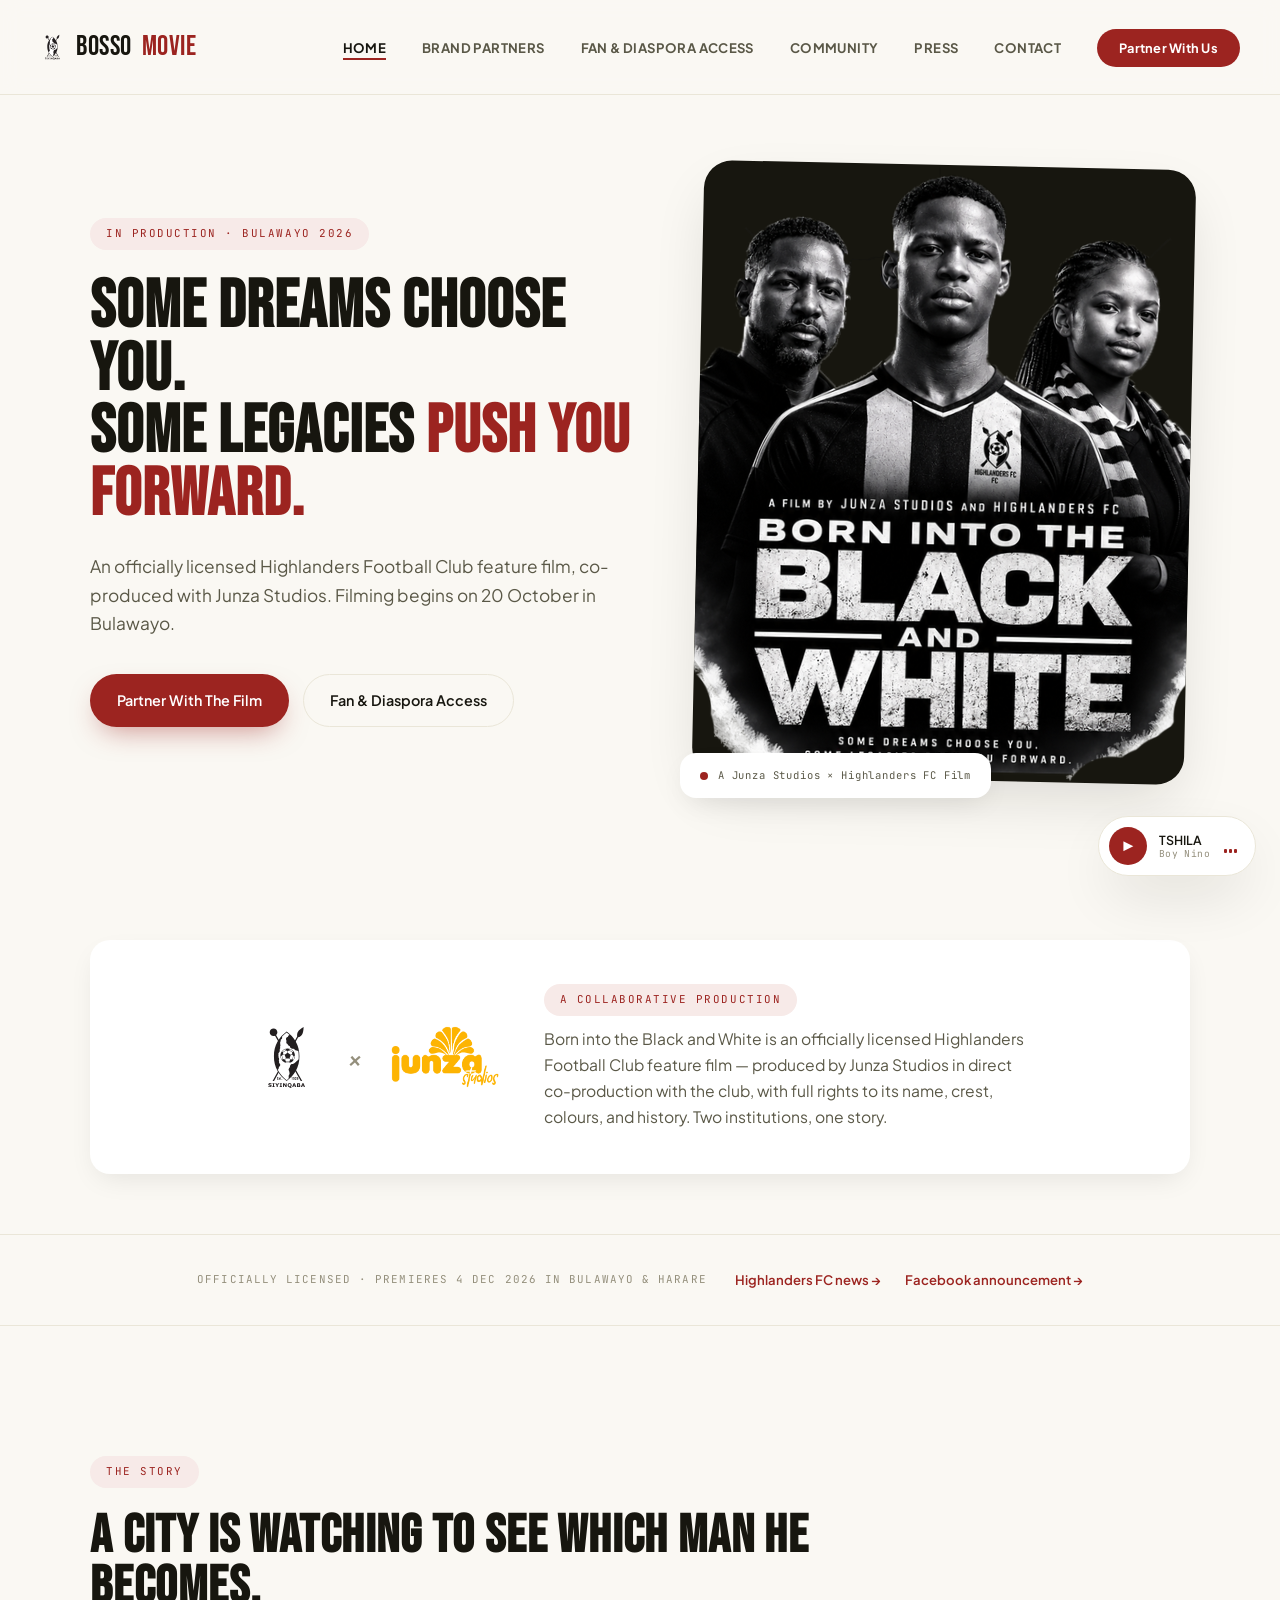
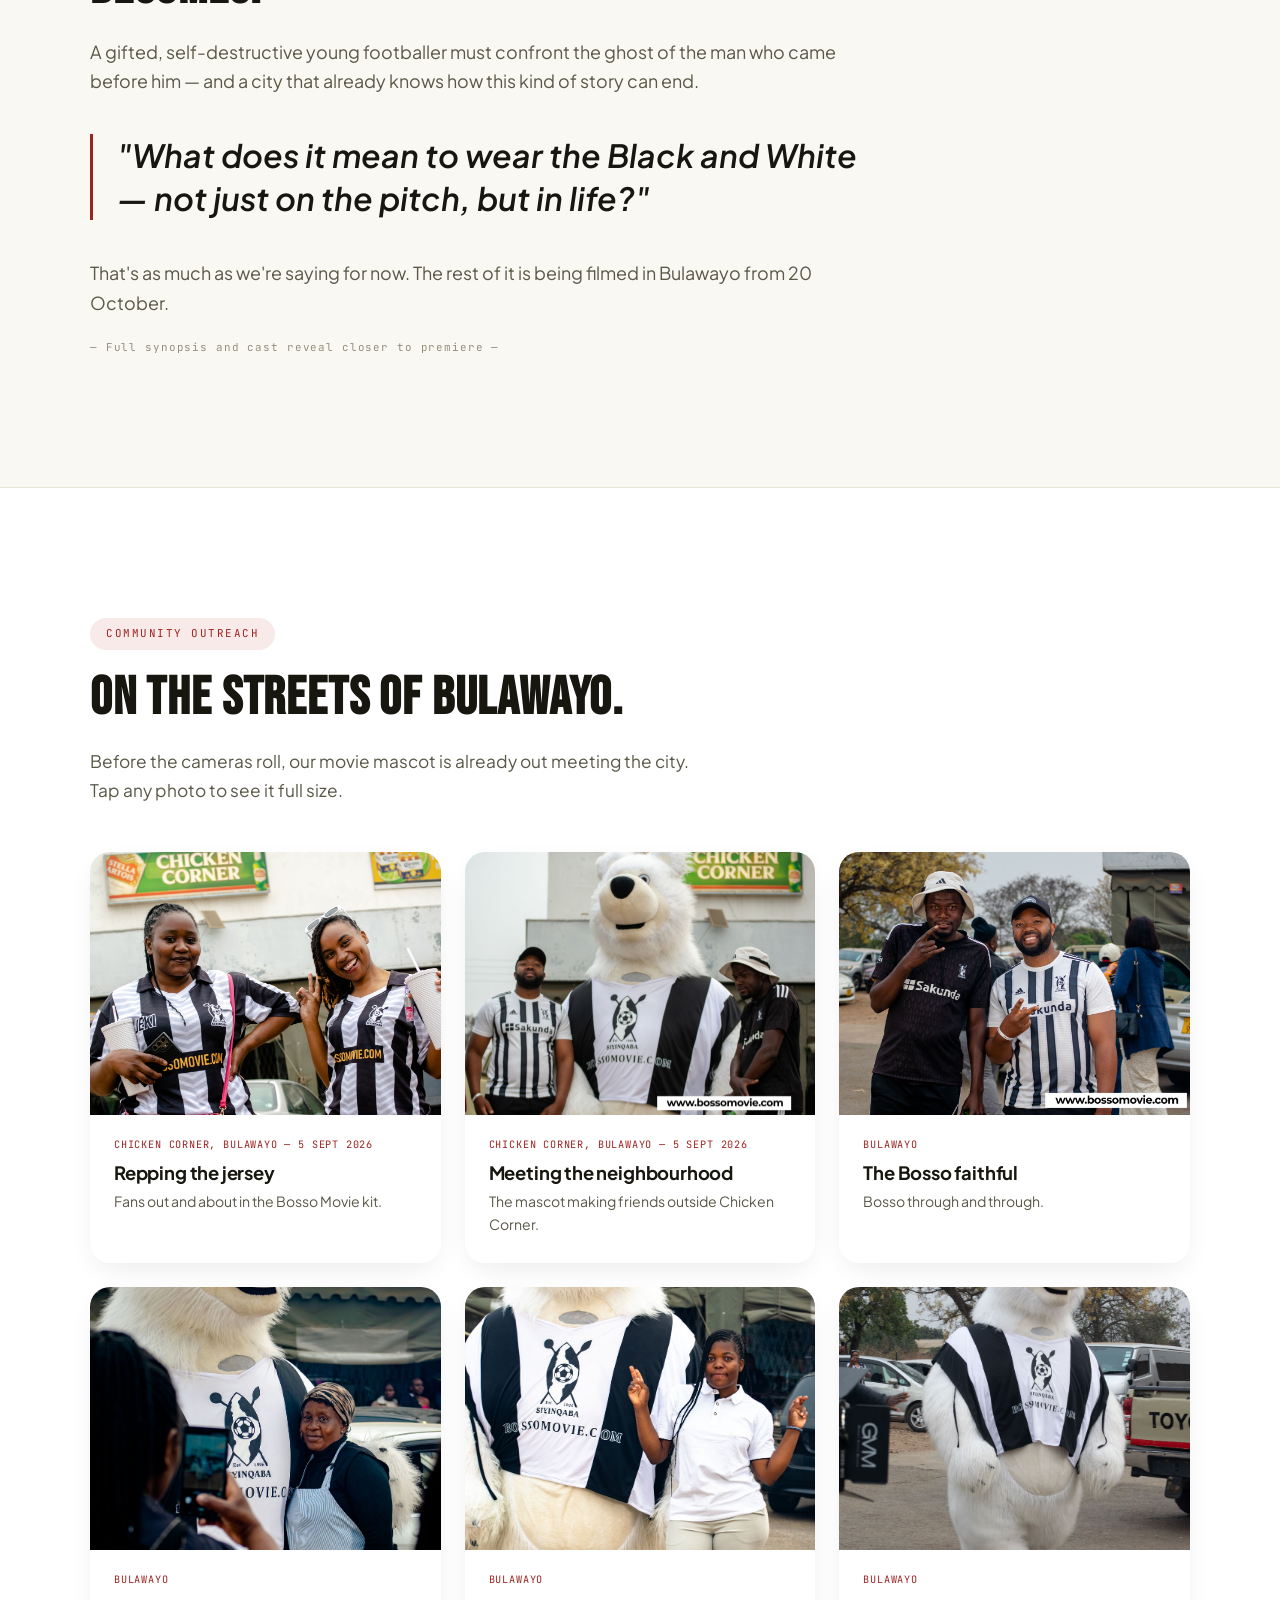
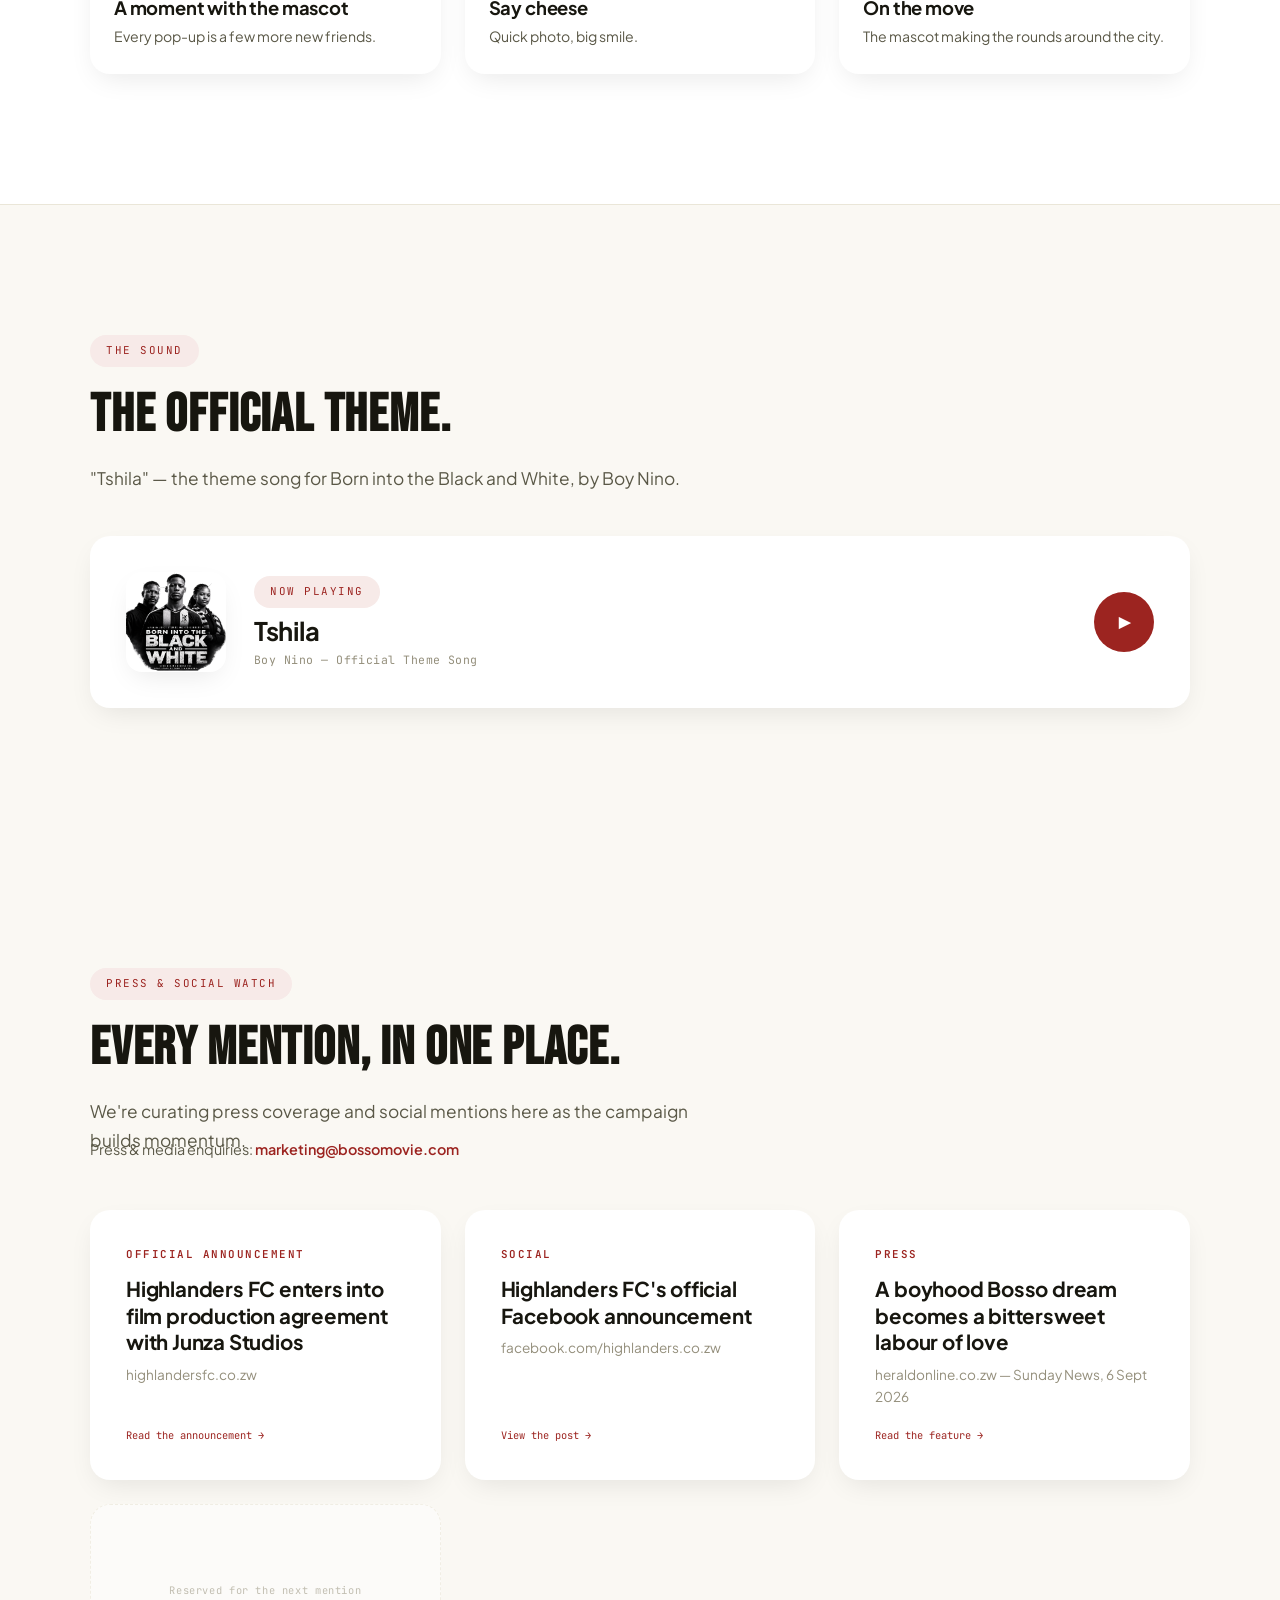
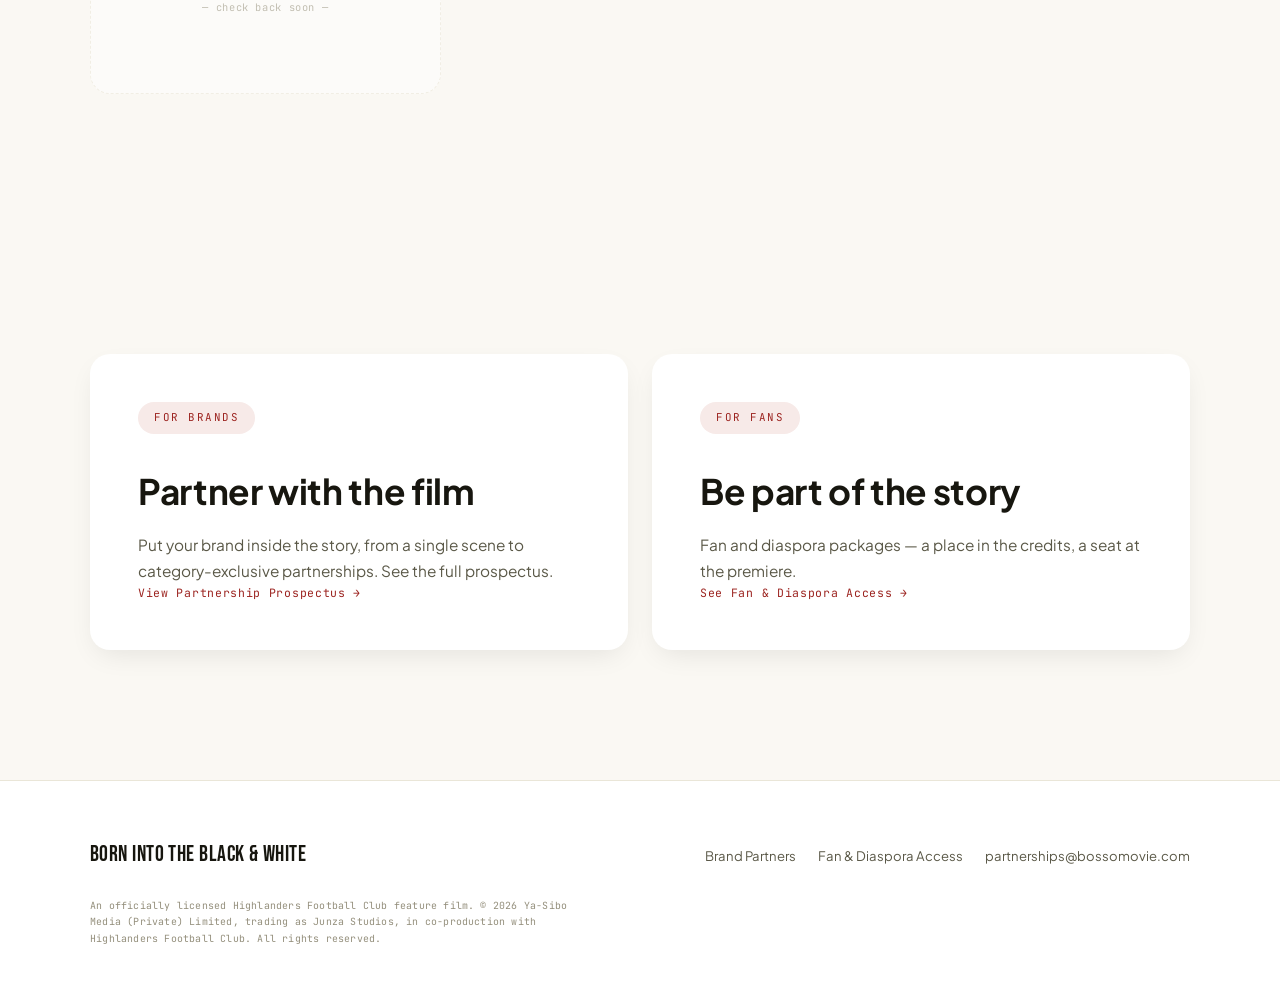
<file: index.html>
<!DOCTYPE html>
<html lang="en">
<head>
<meta charset="UTF-8">
<meta name="viewport" content="width=device-width, initial-scale=1.0">
<title>Bosso Movie — Born into the Black and White</title>
<meta name="description" content="Bosso Movie: Born into the Black and White — an officially licensed Highlanders FC feature film. Some dreams choose you. Some legacies push you forward.">
<meta name="robots" content="index, follow">
<link rel="canonical" href="https://www.bossomovie.com/">
<meta property="og:type" content="website">
<meta property="fb:app_id" content="2185126568423398">
<meta property="og:site_name" content="Bosso Movie">
<meta property="og:title" content="Bosso Movie — Born into the Black and White">
<meta property="og:description" content="An officially licensed Highlanders FC feature film, filming in Bulawayo from 20 October 2026. Some dreams choose you. Some legacies push you forward.">
<meta property="og:image" content="https://www.bossomovie.com/assets/og-cover.jpg">
<meta property="og:image:secure_url" content="https://www.bossomovie.com/assets/og-cover.jpg">
<meta property="og:image:type" content="image/jpeg">
<meta property="og:image:width" content="1200">
<meta property="og:image:height" content="630">
<meta property="og:image:alt" content="Born into the Black and White — official artwork: three young Highlanders supporters in black and white, with the line &quot;Some dreams choose you. Some legacies push you forward.&quot;">
<meta property="og:locale" content="en_GB">
<meta property="og:url" content="https://www.bossomovie.com/">
<meta name="twitter:card" content="summary_large_image">
<meta name="twitter:title" content="Bosso Movie — Born into the Black and White">
<meta name="twitter:description" content="An officially licensed Highlanders FC feature film, filming in Bulawayo from 20 October 2026. Some dreams choose you. Some legacies push you forward.">
<meta name="twitter:image" content="https://www.bossomovie.com/assets/og-cover.jpg">
<meta name="twitter:image:alt" content="Born into the Black and White — official artwork: three young Highlanders supporters in black and white, with the line &quot;Some dreams choose you. Some legacies push you forward.&quot;">
<link rel="icon" href="favicon.svg" type="image/svg+xml">
<link rel="icon" href="favicon.ico" sizes="any">
<link rel="apple-touch-icon" href="assets/favicon/apple-touch-icon.png">
<link rel="stylesheet" href="style.css">
<script type="application/ld+json">
{
  "@context": "https://schema.org",
  "@type": "Movie",
  "name": "Born into the Black and White",
  "alternateName": "Bosso Movie",
  "description": "An officially licensed Highlanders Football Club feature film. Some dreams choose you. Some legacies push you forward.",
  "image": "https://www.bossomovie.com/assets/poster.png",
  "url": "https://www.bossomovie.com/",
  "productionCompany": [
    { "@type": "Organization", "name": "Junza Studios" },
    { "@type": "SportsTeam", "name": "Highlanders Football Club" }
  ]
}
</script>
</head>
<body>

<nav class="site-nav">
  <div class="brand" style="display:flex;align-items:center;gap:10px;"><img src="assets/highlanders-logo.svg" alt="" style="height:26px;width:auto;" aria-hidden="true">Bosso <span>Movie</span></div>
  <ul>
    <li><a href="index.html" class="active">Home</a></li>
    <li><a href="partners.html">Brand Partners</a></li>
    <li><a href="fan-access.html">Fan &amp; Diaspora Access</a></li>
    <li><a href="index.html#community">Community</a></li>
    <li><a href="index.html#press">Press</a></li>
    <li><a href="index.html#contact">Contact</a></li>
    <li><a href="partners.html" class="nav-cta">Partner With Us</a></li>
  </ul>
  <button class="menu-toggle" aria-label="Menu">MENU</button>
</nav>

<!-- HERO -->
<header class="hero">
  <div class="wrap">
    <div class="hero-copy reveal">
      <span class="eyebrow">In Production · Bulawayo 2026</span>
      <h1>Some dreams choose you.<br>Some legacies <em>push you forward.</em></h1>
      <p class="lede">An officially licensed Highlanders Football Club feature film, co-produced with Junza Studios. Filming begins on 20 October in Bulawayo.</p>
      <div class="hero-actions">
        <a href="partners.html" class="btn btn-primary">Partner With The Film</a>
        <a href="fan-access.html" class="btn btn-outline">Fan &amp; Diaspora Access</a>
      </div>
    </div>
    <div class="hero-art reveal">
      <div class="frame"><img src="assets/poster.png" alt="Born into the Black and White — official artwork"></div>
      <div class="tag-float"><span class="dot"></span><span>A Junza Studios × Highlanders FC Film</span></div>
    </div>
  </div>
</header>

<!-- COLLABORATION -->
<section class="collab reveal">
  <div class="wrap">
    <div class="card collab-card">
      <div class="collab-logos">
        <img src="assets/highlanders-logo.svg" alt="Highlanders Football Club crest">
        <span class="x">×</span>
        <img src="assets/junza-studios-logo.webp" alt="Junza Studios logo">
      </div>
      <div class="collab-copy">
        <div class="eyebrow" style="margin-bottom:10px;">A Collaborative Production</div>
        <p>Born into the Black and White is an officially licensed Highlanders Football Club feature film — produced by Junza Studios in direct co-production with the club, with full rights to its name, crest, colours, and history. Two institutions, one story.</p>
      </div>
    </div>
  </div>
</section>

<!-- TRUST STRIP -->
<div class="trust reveal">
  <div class="wrap">
    <p>Officially licensed · Premieres 4 Dec 2026 in Bulawayo &amp; Harare</p>
    <div class="links">
      <a href="https://highlandersfc.co.zw/news/highlanders-fc-enters-into-film-production-agreement-with-junza-studios" target="_blank" rel="noopener">Highlanders FC news →</a>
      <a href="https://www.facebook.com/highlanders.co.zw/posts/highlanders-fc-enters-into-film-production-agreement-with-junza-studiosread-more/1788392476056149/" target="_blank" rel="noopener">Facebook announcement →</a>
    </div>
  </div>
</div>

<!-- THE STORY (deliberately withheld) -->
<section id="story">
  <div class="wrap">
    <div class="eyebrow reveal">The Story</div>
    <h2 class="section-title reveal">A city is watching to see which man he becomes.</h2>
    <div class="story-copy reveal">
      <p>A gifted, self-destructive young footballer must confront the ghost of the man who came before him — and a city that already knows how this kind of story can end.</p>
      <p class="theme-q">"What does it mean to wear the Black and White — not just on the pitch, but in life?"</p>
      <p>That's as much as we're saying for now. The rest of it is being filmed in Bulawayo from 20 October.</p>
      <div class="veil-note">— Full synopsis and cast reveal closer to premiere —</div>
    </div>
  </div>
</section>

<!-- COMMUNITY POP-UPS -->
<section id="community" style="background:var(--surface);border-top:1px solid var(--line);border-bottom:1px solid var(--line);">
  <div class="wrap">
    <div class="eyebrow reveal">Community Outreach</div>
    <h2 class="section-title reveal">On the streets of Bulawayo.</h2>
    <p class="lede reveal">Before the cameras roll, our movie mascot is already out meeting the city. Tap any photo to see it full size.</p>

    <!--
      HOW TO ADD MORE PHOTOS:
      Duplicate a .popup-card block, point the <img> at a new file in
      assets/popups/, and update the caption. Keep data-lightbox="community"
      on the .popup-photo div and it will open in the lightbox automatically.
      (The mascot video was removed for now. To bring it back, restore a
      <video> block above the grid pointing at /media/<file>.mp4.)
    -->
    <div class="popup-grid reveal-stagger">
      <div class="card popup-card">
        <div class="popup-photo" data-lightbox="community"><img src="assets/popups/pop-01.jpg" alt="Fans wearing Bosso Movie branded jerseys in Bulawayo"></div>
        <div class="popup-meta">
          <div class="loc">Chicken Corner, Bulawayo — 5 Sept 2026</div>
          <h3>Repping the jersey</h3>
          <p>Fans out and about in the Bosso Movie kit.</p>
        </div>
      </div>
      <div class="card popup-card">
        <div class="popup-photo" data-lightbox="community"><img src="assets/popups/pop-04.jpg" alt="The Bosso Movie mascot with fans outside Chicken Corner in Bulawayo"></div>
        <div class="popup-meta">
          <div class="loc">Chicken Corner, Bulawayo — 5 Sept 2026</div>
          <h3>Meeting the neighbourhood</h3>
          <p>The mascot making friends outside Chicken Corner.</p>
        </div>
      </div>
      <div class="card popup-card">
        <div class="popup-photo" data-lightbox="community"><img src="assets/popups/pop-03.jpg" alt="Two fans in Highlanders jerseys posing on the street"></div>
        <div class="popup-meta">
          <div class="loc">Bulawayo</div>
          <h3>The Bosso faithful</h3>
          <p>Bosso through and through.</p>
        </div>
      </div>
      <div class="card popup-card">
        <div class="popup-photo" data-lightbox="community"><img src="assets/popups/pop-06.jpg" alt="The Bosso Movie mascot taking a photo with a community member"></div>
        <div class="popup-meta">
          <div class="loc">Bulawayo</div>
          <h3>A moment with the mascot</h3>
          <p>Every pop-up is a few more new friends.</p>
        </div>
      </div>
      <div class="card popup-card">
        <div class="popup-photo" data-lightbox="community"><img src="assets/popups/pop-05.jpg" alt="The Bosso Movie mascot posing with a fan"></div>
        <div class="popup-meta">
          <div class="loc">Bulawayo</div>
          <h3>Say cheese</h3>
          <p>Quick photo, big smile.</p>
        </div>
      </div>
      <div class="card popup-card">
        <div class="popup-photo" data-lightbox="community"><img src="assets/popups/pop-02.jpg" alt="The Bosso Movie mascot walking through the streets of Bulawayo"></div>
        <div class="popup-meta">
          <div class="loc">Bulawayo</div>
          <h3>On the move</h3>
          <p>The mascot making the rounds around the city.</p>
        </div>
      </div>
    </div>
  </div>
</section>

<!-- THE SOUND -->
<section>
  <div class="wrap">
    <div class="eyebrow reveal">The Sound</div>
    <h2 class="section-title reveal">The official theme.</h2>
    <p class="lede reveal">"Tshila" — the theme song for Born into the Black and White, by Boy Nino.</p>
    <div class="sound-card card reveal">
      <div class="sound-art"><img src="assets/poster.png" alt=""></div>
      <div class="sound-info">
        <div class="eyebrow" style="margin-bottom:8px;">Now Playing</div>
        <h3>Tshila</h3>
        <p>Boy Nino — Official Theme Song</p>
      </div>
      <button class="big-play" data-play-theme aria-label="Play theme song">▶</button>
    </div>
  </div>
</section>

<!-- PRESS / SOCIAL WATCH -->
<section id="press">
  <div class="wrap">
    <div class="eyebrow reveal">Press &amp; Social Watch</div>
    <h2 class="section-title reveal">Every mention, in one place.</h2>
    <p class="lede reveal">We're curating press coverage and social mentions here as the campaign builds momentum.</p>
    <p class="lede reveal" style="margin-top:-16px;font-size:0.9rem;">Press &amp; media enquiries: <a href="mailto:marketing@bossomovie.com" style="color:var(--accent);font-weight:600;">marketing@bossomovie.com</a></p>
    <div class="press-grid reveal-stagger">
      <a class="press-card card" href="https://highlandersfc.co.zw/news/highlanders-fc-enters-into-film-production-agreement-with-junza-studios" target="_blank" rel="noopener">
        <div>
          <div class="kind label">Official Announcement</div>
          <h3>Highlanders FC enters into film production agreement with Junza Studios</h3>
          <p class="src-name">highlandersfc.co.zw</p>
        </div>
        <div class="src">Read the announcement →</div>
      </a>
      <a class="press-card card" href="https://www.facebook.com/highlanders.co.zw/posts/highlanders-fc-enters-into-film-production-agreement-with-junza-studiosread-more/1788392476056149/" target="_blank" rel="noopener">
        <div>
          <div class="kind label">Social</div>
          <h3>Highlanders FC's official Facebook announcement</h3>
          <p class="src-name">facebook.com/highlanders.co.zw</p>
        </div>
        <div class="src">View the post →</div>
      </a>
      <a class="press-card card" href="https://www.heraldonline.co.zw/born-into-black-and-white-a-boyhood-bosso-dream-becomes-a-bittersweet-labour-of-love/" target="_blank" rel="noopener">
        <div>
          <div class="kind label">Press</div>
          <h3>A boyhood Bosso dream becomes a bittersweet labour of love</h3>
          <p class="src-name">heraldonline.co.zw — Sunday News, 6 Sept 2026</p>
        </div>
        <div class="src">Read the feature →</div>
      </a>
      <div class="press-card placeholder card">
        <p>Reserved for the next mention<br>— check back soon —</p>
      </div>
    </div>
  </div>
</section>

<!-- SPLIT CTA -->
<section>
  <div class="wrap">
    <div class="split-cta reveal-stagger">
      <a href="partners.html">
        <div class="card">
          <div>
            <div class="eyebrow">For Brands</div>
            <h3>Partner with the film</h3>
            <p class="lede" style="font-size:0.96rem;">Put your brand inside the story, from a single scene to category-exclusive partnerships. See the full prospectus.</p>
          </div>
          <div class="arrow">View Partnership Prospectus →</div>
        </div>
      </a>
      <a href="fan-access.html">
        <div class="card">
          <div>
            <div class="eyebrow">For Fans</div>
            <h3>Be part of the story</h3>
            <p class="lede" style="font-size:0.96rem;">Fan and diaspora packages — a place in the credits, a seat at the premiere.</p>
          </div>
          <div class="arrow">See Fan &amp; Diaspora Access →</div>
        </div>
      </a>
    </div>
  </div>
</section>

<footer id="contact">
  <div class="wrap">
    <div class="footer-row">
      <div class="brand">Born into the Black &amp; White</div>
      <ul>
        <li><a href="partners.html">Brand Partners</a></li>
        <li><a href="fan-access.html">Fan &amp; Diaspora Access</a></li>
        <li><a href="mailto:partnerships@bossomovie.com">partnerships@bossomovie.com</a></li>
      </ul>
    </div>
    <div class="fine">An officially licensed Highlanders Football Club feature film. © 2026 Ya-Sibo Media (Private) Limited, trading as Junza Studios, in co-production with Highlanders Football Club. All rights reserved.</div>
  </div>
</footer>

<div class="player" id="player">
  <button id="player-toggle" aria-label="Play theme song"><span id="player-icon">▶</span></button>
  <div class="meta">
    <span class="track">TSHILA</span>
    <span class="artist">Boy Nino</span>
  </div>
  <div class="eq"><span></span><span></span><span></span></div>
  <audio id="theme-audio" src="assets/theme-song.mp3" preload="none"></audio>
</div>

<script src="script.js"></script>
</body>
</html>
</file>
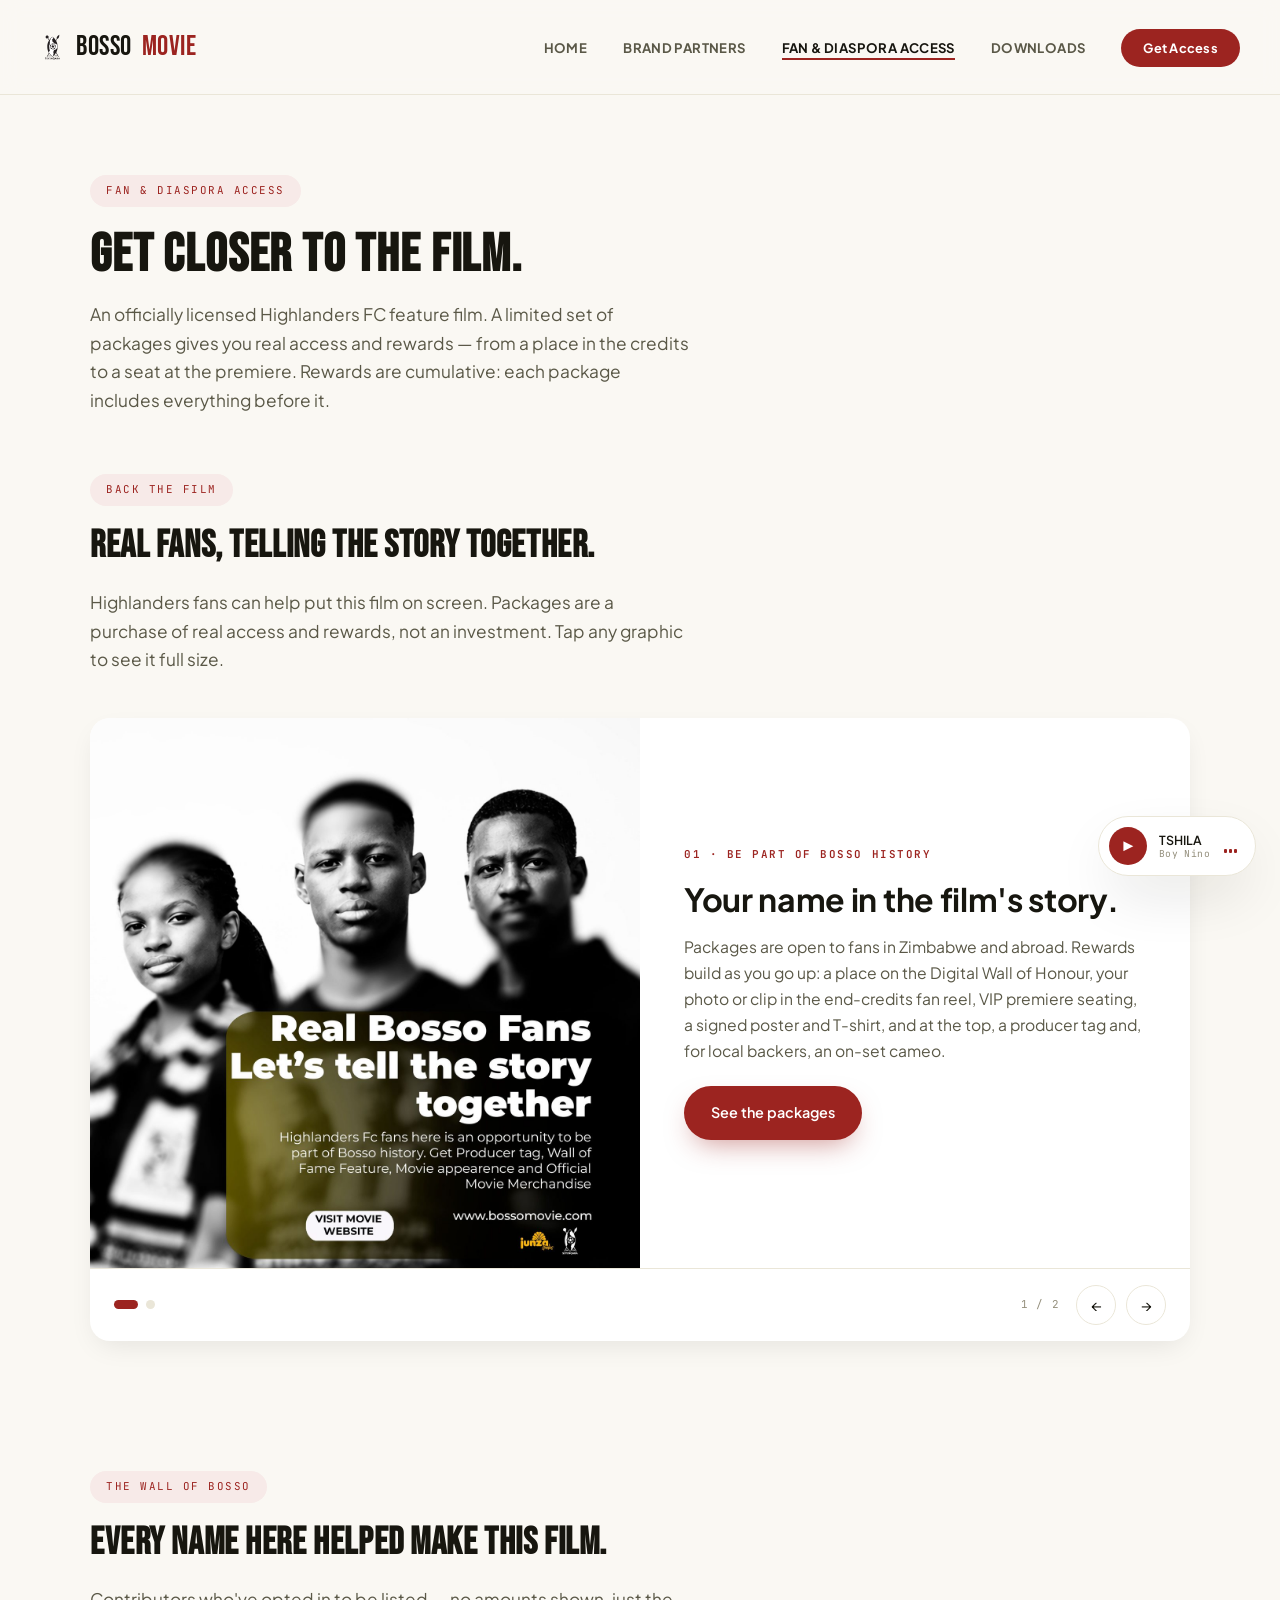
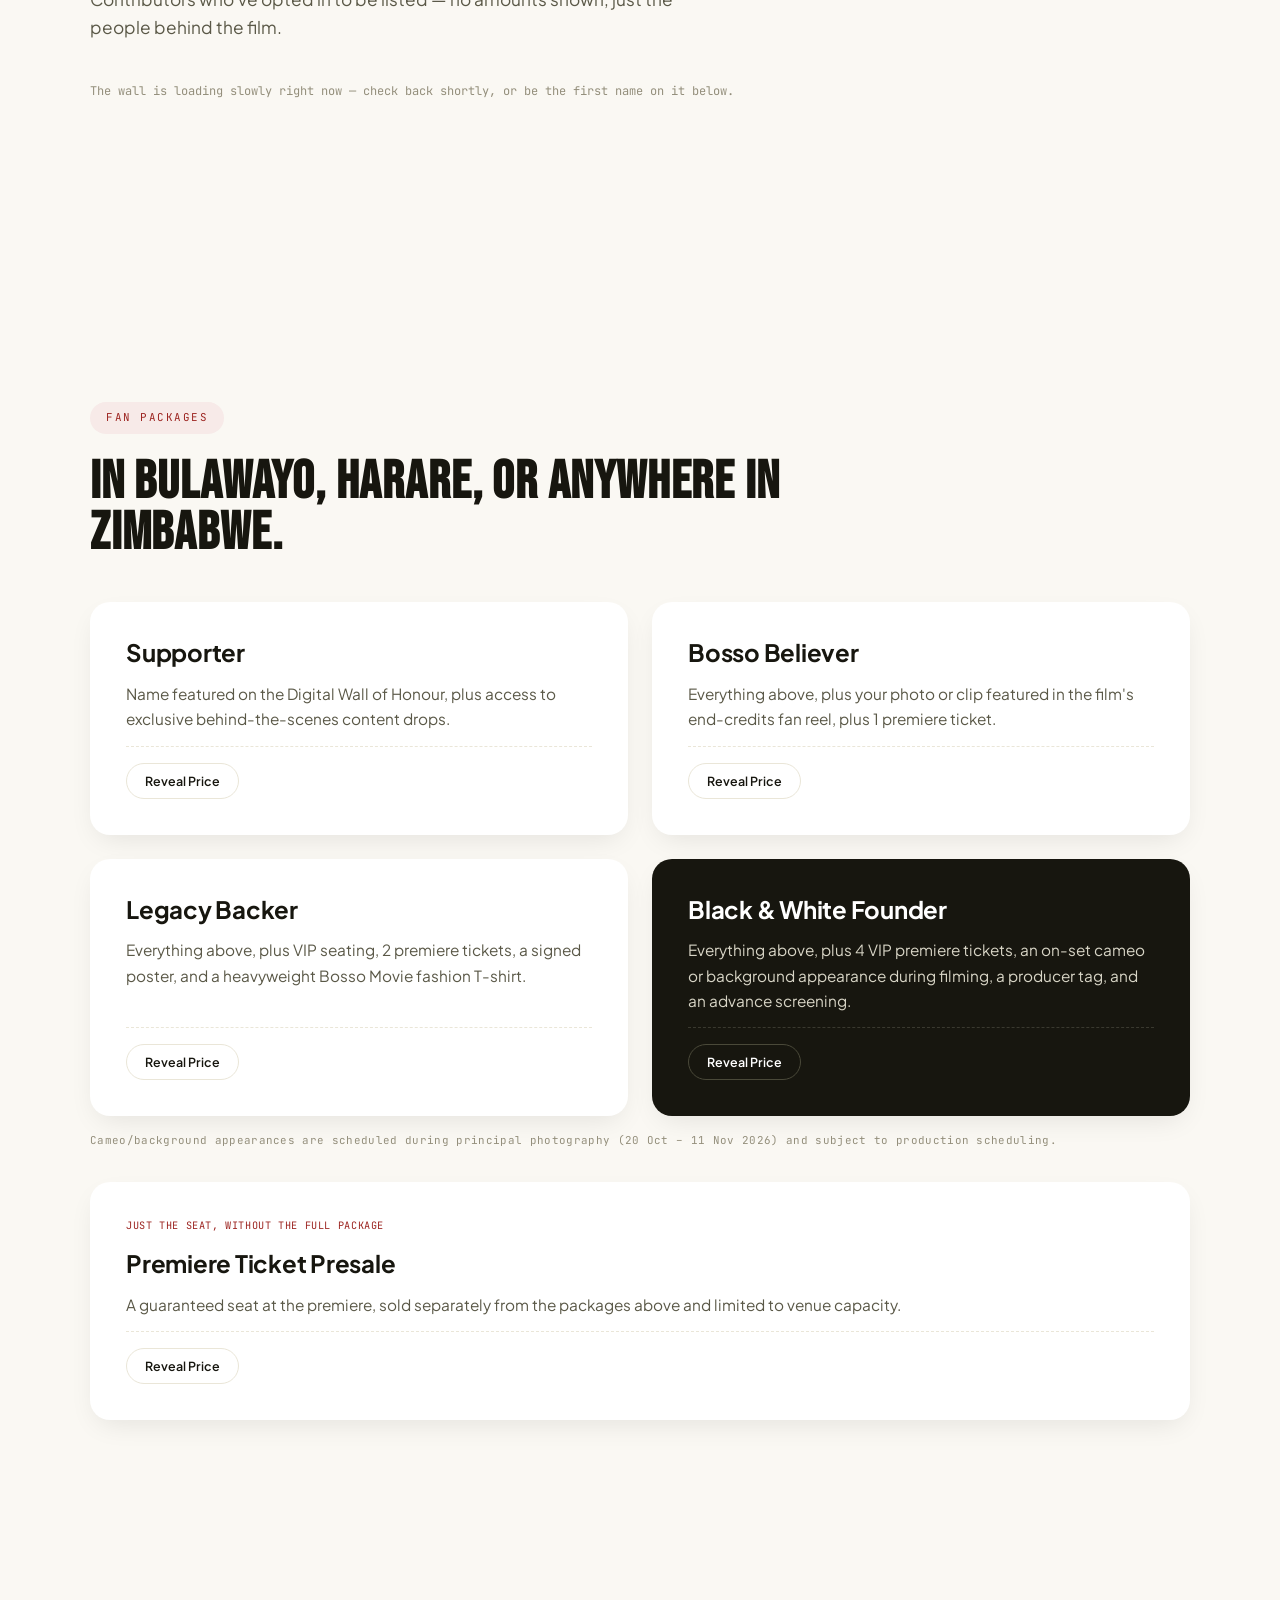
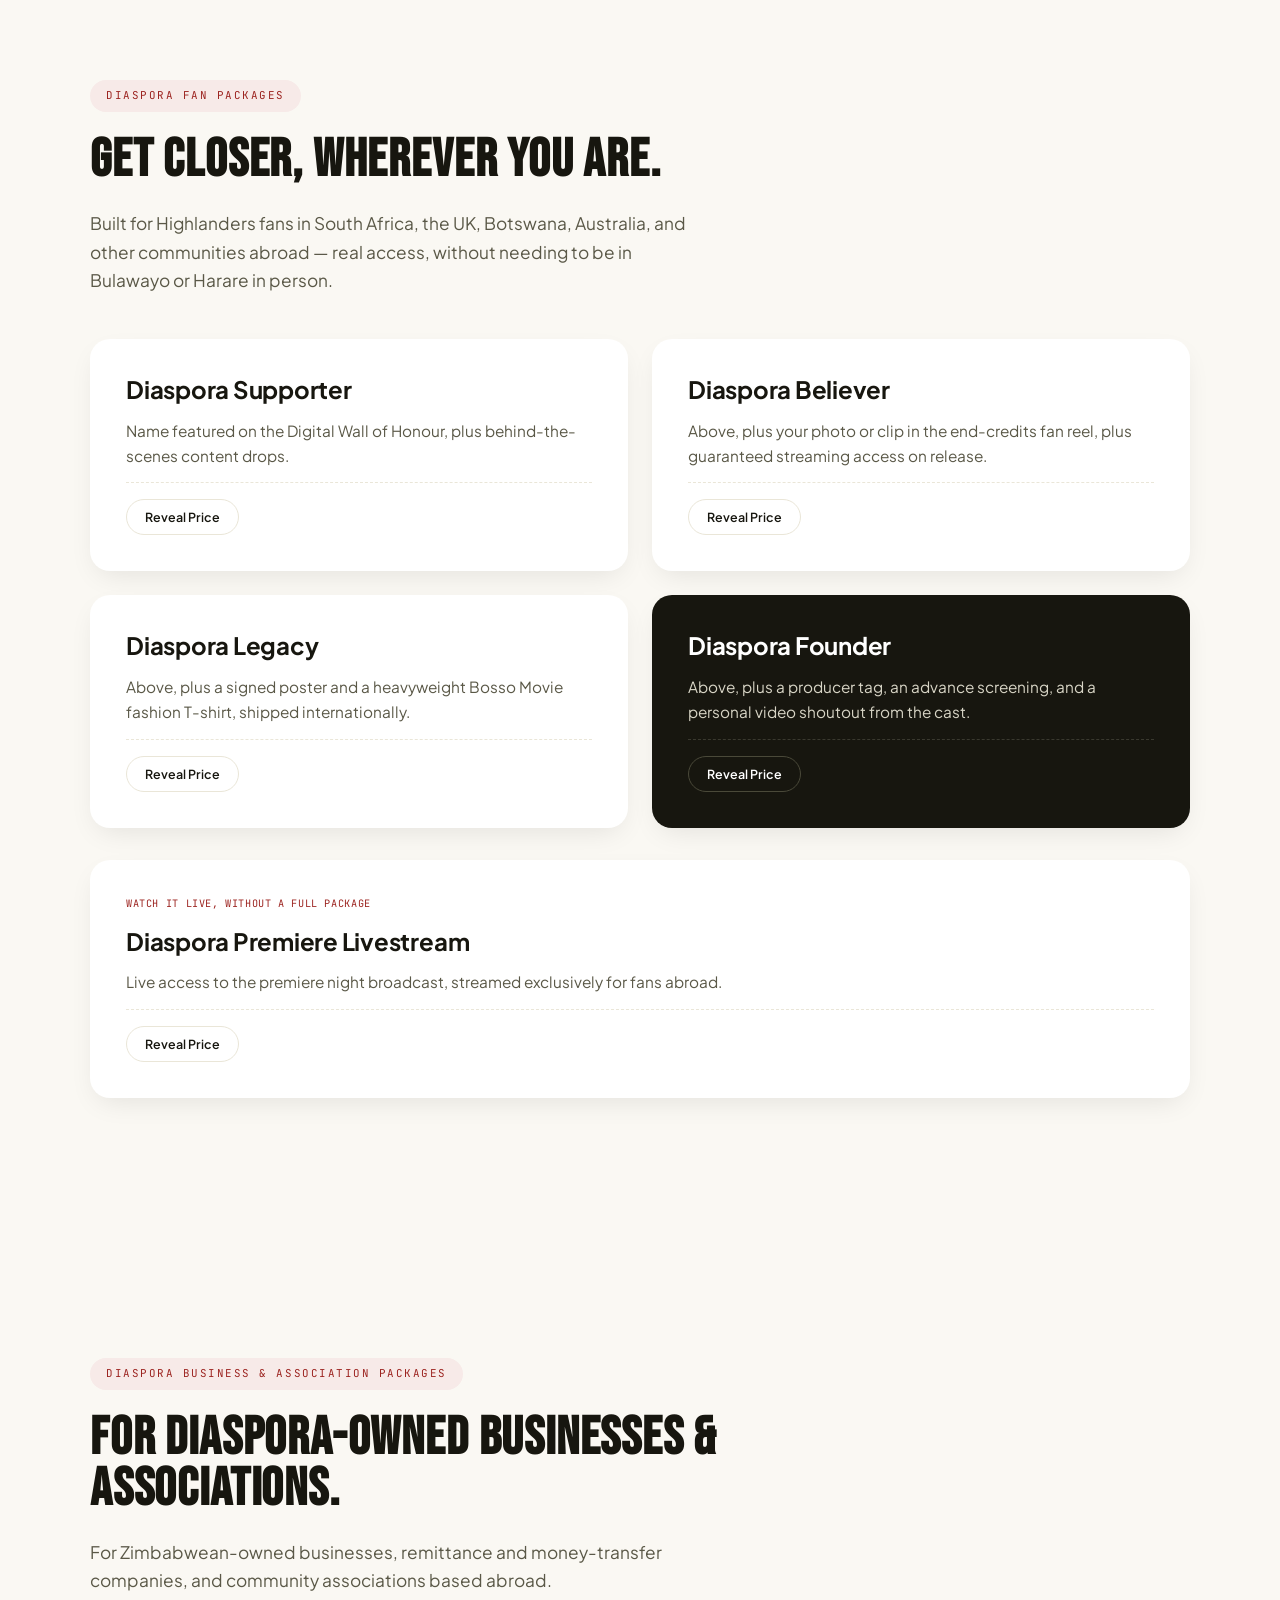
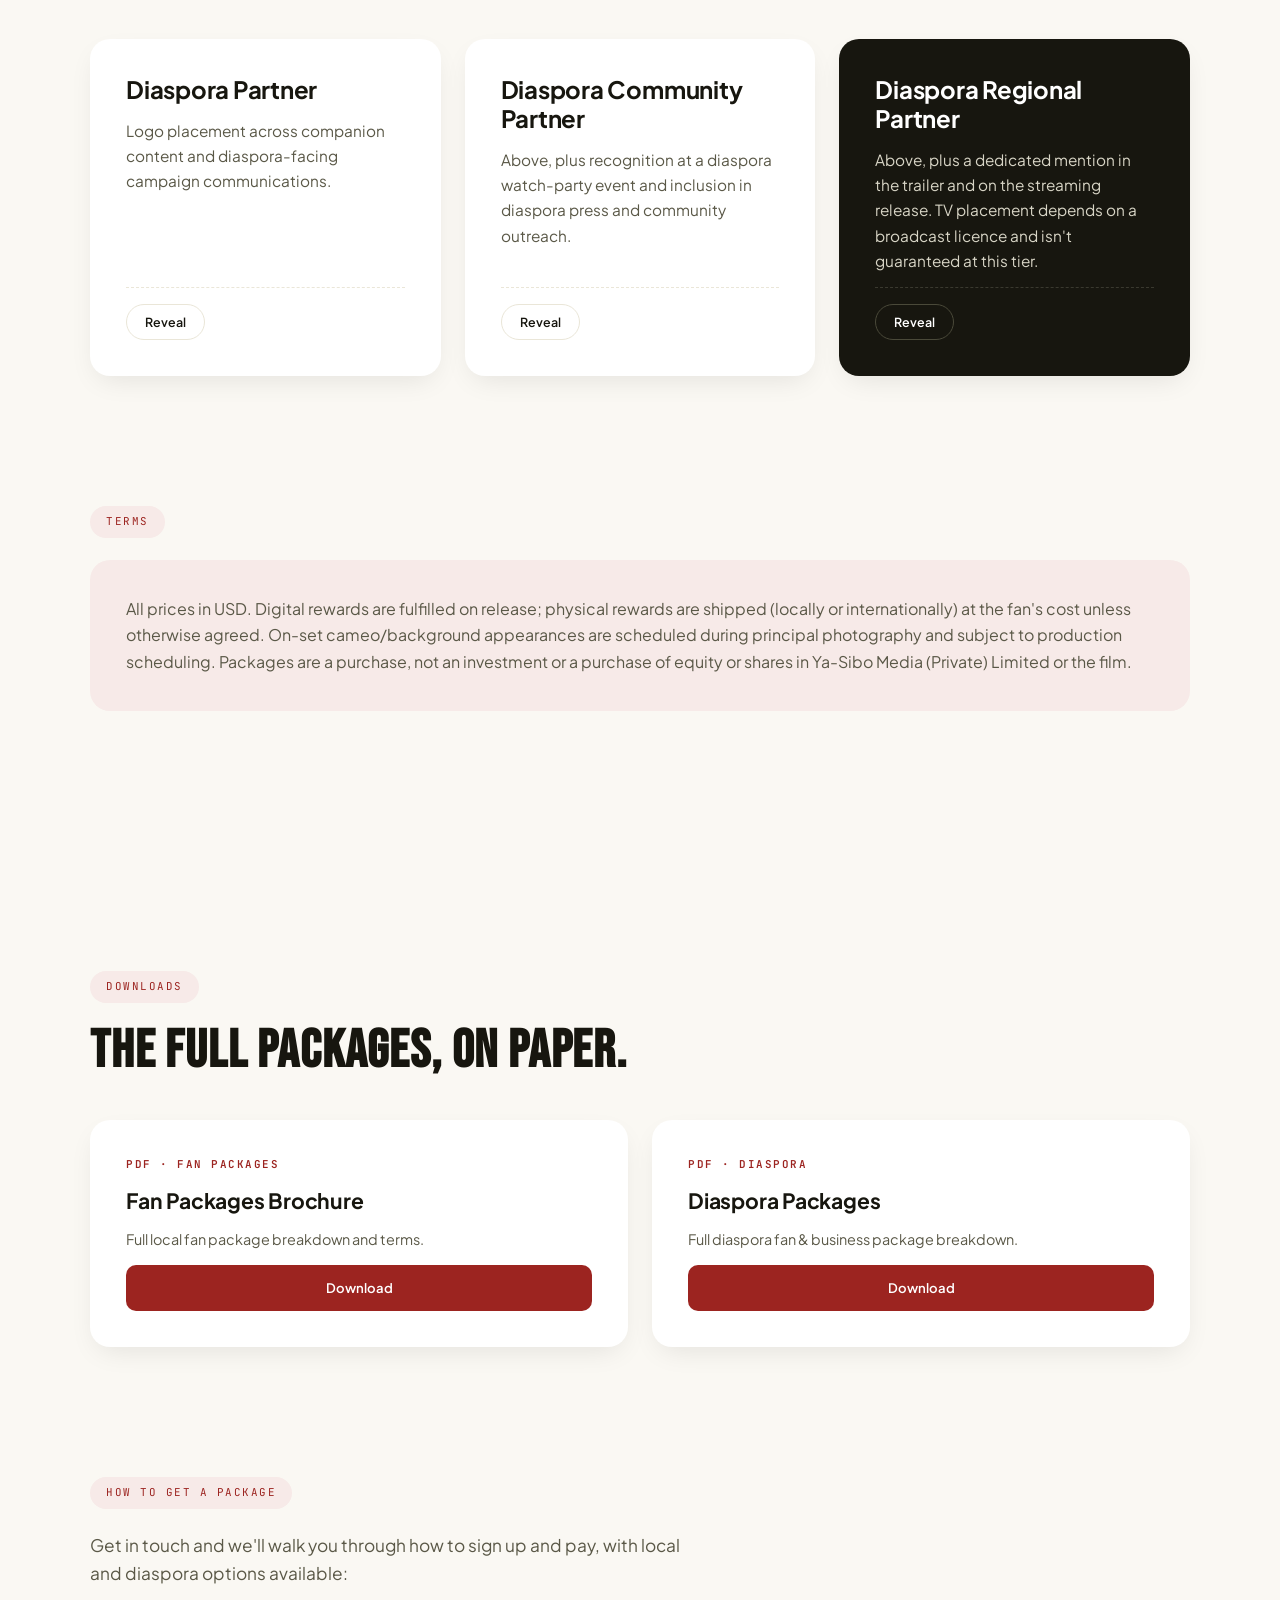
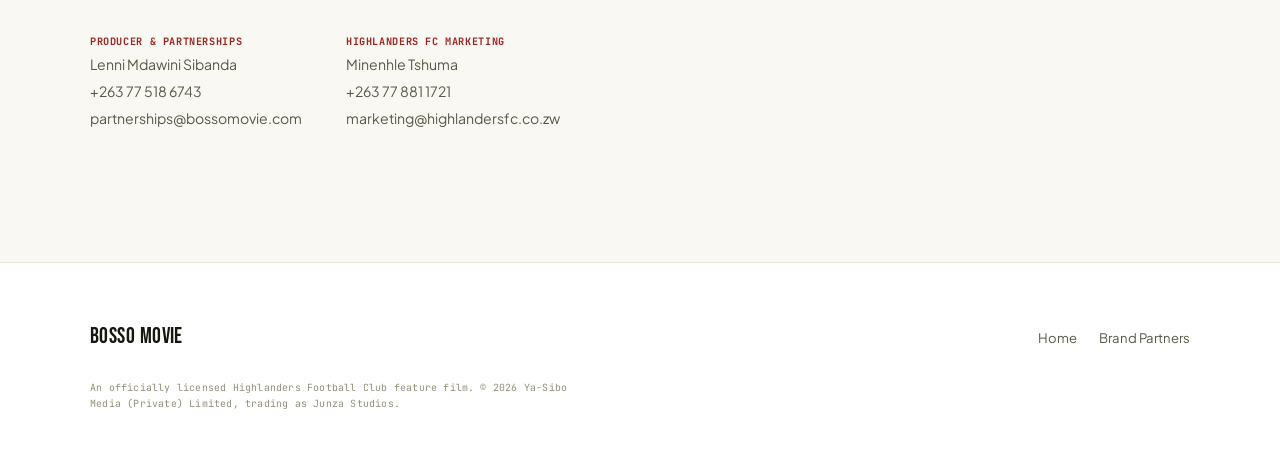
<file: fan-access.html>
<!DOCTYPE html>
<html lang="en">
<head>
<meta charset="UTF-8">
<meta name="viewport" content="width=device-width, initial-scale=1.0">
<title>Fan &amp; Diaspora Access — Bosso Movie (Born into the Black and White)</title>
<meta name="description" content="Fan and diaspora packages for Bosso Movie: Born into the Black and White, an officially licensed Highlanders FC feature film.">
<meta name="robots" content="index, follow">
<link rel="canonical" href="https://www.bossomovie.com/fan-access.html">
<meta property="og:type" content="website">
<meta property="fb:app_id" content="2185126568423398">
<meta property="og:site_name" content="Bosso Movie">
<meta property="og:title" content="Fan &amp; Diaspora Access — Bosso Movie">
<meta property="og:description" content="A place in the credits, a seat at the premiere. Fan and diaspora packages for Born into the Black and White, an officially licensed Highlanders FC feature film.">
<meta property="og:image" content="https://www.bossomovie.com/assets/og-fans.jpg">
<meta property="og:image:secure_url" content="https://www.bossomovie.com/assets/og-fans.jpg">
<meta property="og:image:type" content="image/jpeg">
<meta property="og:image:width" content="1200">
<meta property="og:image:height" content="630">
<meta property="og:image:alt" content="Bosso Movie fan and diaspora access: &quot;A place in the credits. A seat at the premiere.&quot; beside the official Born into the Black and White artwork.">
<meta property="og:locale" content="en_GB">
<meta property="og:url" content="https://www.bossomovie.com/fan-access.html">
<meta name="twitter:card" content="summary_large_image">
<meta name="twitter:title" content="Fan &amp; Diaspora Access — Bosso Movie">
<meta name="twitter:description" content="A place in the credits, a seat at the premiere. Fan and diaspora packages for Born into the Black and White, an officially licensed Highlanders FC feature film.">
<meta name="twitter:image" content="https://www.bossomovie.com/assets/og-fans.jpg">
<meta name="twitter:image:alt" content="Bosso Movie fan and diaspora access: &quot;A place in the credits. A seat at the premiere.&quot; beside the official Born into the Black and White artwork.">
<link rel="icon" href="favicon.svg" type="image/svg+xml">
<link rel="icon" href="favicon.ico" sizes="any">
<link rel="apple-touch-icon" href="assets/favicon/apple-touch-icon.png">
<link rel="stylesheet" href="style.css">
</head>
<body>

<nav class="site-nav">
  <div class="brand" style="display:flex;align-items:center;gap:10px;"><img src="assets/highlanders-logo.svg" alt="" style="height:26px;width:auto;" aria-hidden="true">Bosso <span>Movie</span></div>
  <ul>
    <li><a href="index.html">Home</a></li>
    <li><a href="partners.html">Brand Partners</a></li>
    <li><a href="fan-access.html" class="active">Fan &amp; Diaspora Access</a></li>
    <li><a href="#downloads">Downloads</a></li>
    <li><a href="#downloads" class="nav-cta">Get Access</a></li>
  </ul>
  <button class="menu-toggle" aria-label="Menu">MENU</button>
</nav>

<header class="subhero">
  <div class="wrap">
    <div class="eyebrow reveal">Fan &amp; Diaspora Access</div>
    <h1 class="section-title reveal">Get closer to the film.</h1>
    <p class="lede reveal">An officially licensed Highlanders FC feature film. A limited set of packages gives you real access and rewards — from a place in the credits to a seat at the premiere. Rewards are cumulative: each package includes everything before it.</p>
  </div>
</header>

<!-- BACK THE FILM: FAN CAROUSEL -->
<section style="padding-top:0;">
  <div class="wrap">
    <div class="eyebrow reveal">Back The Film</div>
    <h2 class="section-title reveal" style="font-size:clamp(1.7rem,3.2vw,2.4rem);">Real fans, telling the story together.</h2>
    <p class="lede reveal">Highlanders fans can help put this film on screen. Packages are a purchase of real access and rewards, not an investment. Tap any graphic to see it full size.</p>

    <div class="card carousel-card reveal" data-carousel role="group" aria-roledescription="carousel" aria-label="Back the Bosso Movie">
      <div class="carousel-viewport">
        <article class="carousel-slide">
          <div class="slide-img" data-lightbox="fans" data-caption="Real Bosso fans — let's tell the story together"><img src="assets/carousel/fan-real-bosso-fans.jpg" alt="Real Bosso fans, let's tell the story together — get a producer tag, Wall of Fame feature, movie appearance and official movie merchandise" loading="lazy"></div>
          <div class="slide-copy">
            <div class="label">01 · Be part of Bosso history</div>
            <h3>Your name in the film's story.</h3>
            <p>Packages are open to fans in Zimbabwe and abroad. Rewards build as you go up: a place on the Digital Wall of Honour, your photo or clip in the end-credits fan reel, VIP premiere seating, a signed poster and T-shirt, and at the top, a producer tag and, for local backers, an on-set cameo.</p>
            <a href="#fan-packages" class="btn btn-primary">See the packages</a>
          </div>
        </article>
        <article class="carousel-slide">
          <div class="slide-img" data-lightbox="fans" data-caption="Snap a pic with Malume We Bosso, the movie mascot"><img src="assets/carousel/fan-mascot.jpg" alt="Snap a pic with Malume We Bosso, the Bosso Movie mascot, with fans in Highlanders jerseys" loading="lazy"></div>
          <div class="slide-copy">
            <div class="label">02 · Meet Malume We Bosso</div>
            <h3>The mascot is coming to your area.</h3>
            <p>Snap a pic with our movie mascot at a pop-up near you. There are prizes to be won, and the best pictures will be featured in the movie promos.</p>
            <a href="index.html#community" class="btn btn-outline">See the pop-ups</a>
          </div>
        </article>
      </div>
      <div class="carousel-bar">
        <div class="carousel-dots" aria-hidden="false"></div>
        <div class="carousel-nav">
          <span class="count" aria-live="polite"></span>
          <button type="button" data-prev aria-label="Previous slide">←</button>
          <button type="button" data-next aria-label="Next slide">→</button>
        </div>
      </div>
    </div>
  </div>
</section>

<!-- WALL OF BOSSO -->
<section style="padding-top:0;">
  <div class="wrap">
    <div class="eyebrow reveal">The Wall of Bosso</div>
    <h2 class="section-title reveal" style="font-size:clamp(1.7rem,3.2vw,2.4rem);">Every name here helped make this film.</h2>
    <p class="lede reveal">Contributors who've opted in to be listed — no amounts shown, just the people behind the film.</p>
    <div class="wall-grid reveal" id="wall-grid">
      <p class="wall-state">Loading the wall…</p>
    </div>
  </div>
</section>

<!-- LOCAL FAN PACKAGES -->
<section id="fan-packages">
  <div class="wrap">
    <div class="eyebrow reveal">Fan Packages</div>
    <h2 class="section-title reveal">In Bulawayo, Harare, or anywhere in Zimbabwe.</h2>

    <div class="tier-grid reveal-stagger">
      <div class="card tier-card">
        <h3 class="tier-name">Supporter</h3>
        <p class="desc">Name featured on the Digital Wall of Honour, plus access to exclusive behind-the-scenes content drops.</p>
        <div class="reveal-row"><button class="reveal-btn">Reveal Price</button><span class="price-value">$10</span></div>
      </div>
      <div class="card tier-card">
        <h3 class="tier-name">Bosso Believer</h3>
        <p class="desc">Everything above, plus your photo or clip featured in the film's end-credits fan reel, plus 1 premiere ticket.</p>
        <div class="reveal-row"><button class="reveal-btn">Reveal Price</button><span class="price-value">$50</span></div>
      </div>
      <div class="card tier-card">
        <h3 class="tier-name">Legacy Backer</h3>
        <p class="desc">Everything above, plus VIP seating, 2 premiere tickets, a signed poster, and a heavyweight Bosso Movie fashion T-shirt.</p>
        <div class="reveal-row"><button class="reveal-btn">Reveal Price</button><span class="price-value">$200</span></div>
      </div>
      <div class="card tier-card highlight">
        <h3 class="tier-name">Black &amp; White Founder</h3>
        <p class="desc">Everything above, plus 4 VIP premiere tickets, an on-set cameo or background appearance during filming, a producer tag, and an advance screening.</p>
        <div class="reveal-row"><button class="reveal-btn">Reveal Price</button><span class="price-value">$500</span></div>
      </div>
    </div>
    <p class="cumulative-note">Cameo/background appearances are scheduled during principal photography (20 Oct – 11 Nov 2026) and subject to production scheduling.</p>

    <div class="tier-grid single" style="margin-top:32px;">
      <div class="card tier-card">
        <div class="tier-for">Just the seat, without the full package</div>
        <h3 class="tier-name">Premiere Ticket Presale</h3>
        <p class="desc">A guaranteed seat at the premiere, sold separately from the packages above and limited to venue capacity.</p>
        <div class="reveal-row"><button class="reveal-btn">Reveal Price</button><span class="price-value">$15</span></div>
      </div>
    </div>
  </div>
</section>

<!-- DIASPORA PACKAGES -->
<section>
  <div class="wrap">
    <div class="eyebrow reveal">Diaspora Fan Packages</div>
    <h2 class="section-title reveal">Get closer, wherever you are.</h2>
    <p class="lede reveal">Built for Highlanders fans in South Africa, the UK, Botswana, Australia, and other communities abroad — real access, without needing to be in Bulawayo or Harare in person.</p>

    <div class="tier-grid reveal-stagger">
      <div class="card tier-card">
        <h3 class="tier-name">Diaspora Supporter</h3>
        <p class="desc">Name featured on the Digital Wall of Honour, plus behind-the-scenes content drops.</p>
        <div class="reveal-row"><button class="reveal-btn">Reveal Price</button><span class="price-value">$15</span></div>
      </div>
      <div class="card tier-card">
        <h3 class="tier-name">Diaspora Believer</h3>
        <p class="desc">Above, plus your photo or clip in the end-credits fan reel, plus guaranteed streaming access on release.</p>
        <div class="reveal-row"><button class="reveal-btn">Reveal Price</button><span class="price-value">$60</span></div>
      </div>
      <div class="card tier-card">
        <h3 class="tier-name">Diaspora Legacy</h3>
        <p class="desc">Above, plus a signed poster and a heavyweight Bosso Movie fashion T-shirt, shipped internationally.</p>
        <div class="reveal-row"><button class="reveal-btn">Reveal Price</button><span class="price-value">$220</span></div>
      </div>
      <div class="card tier-card highlight">
        <h3 class="tier-name">Diaspora Founder</h3>
        <p class="desc">Above, plus a producer tag, an advance screening, and a personal video shoutout from the cast.</p>
        <div class="reveal-row"><button class="reveal-btn">Reveal Price</button><span class="price-value">$550</span></div>
      </div>
    </div>

    <div class="tier-grid single" style="margin-top:32px;">
      <div class="card tier-card">
        <div class="tier-for">Watch it live, without a full package</div>
        <h3 class="tier-name">Diaspora Premiere Livestream</h3>
        <p class="desc">Live access to the premiere night broadcast, streamed exclusively for fans abroad.</p>
        <div class="reveal-row"><button class="reveal-btn">Reveal Price</button><span class="price-value">$20</span></div>
      </div>
    </div>
  </div>
</section>

<!-- DIASPORA BUSINESS -->
<section>
  <div class="wrap">
    <div class="eyebrow reveal">Diaspora Business &amp; Association Packages</div>
    <h2 class="section-title reveal">For diaspora-owned businesses &amp; associations.</h2>
    <p class="lede reveal">For Zimbabwean-owned businesses, remittance and money-transfer companies, and community associations based abroad.</p>

    <div class="tier-grid cols-3 reveal-stagger">
      <div class="card tier-card">
        <h3 class="tier-name">Diaspora Partner</h3>
        <p class="desc">Logo placement across companion content and diaspora-facing campaign communications.</p>
        <div class="reveal-row"><button class="reveal-btn">Reveal</button><span class="price-value">$1,500</span></div>
      </div>
      <div class="card tier-card">
        <h3 class="tier-name">Diaspora Community Partner</h3>
        <p class="desc">Above, plus recognition at a diaspora watch-party event and inclusion in diaspora press and community outreach.</p>
        <div class="reveal-row"><button class="reveal-btn">Reveal</button><span class="price-value">$3,000</span></div>
      </div>
      <div class="card tier-card highlight">
        <h3 class="tier-name">Diaspora Regional Partner</h3>
        <p class="desc">Above, plus a dedicated mention in the trailer and on the streaming release. TV placement depends on a broadcast licence and isn't guaranteed at this tier.</p>
        <div class="reveal-row"><button class="reveal-btn">Reveal</button><span class="price-value">$5,000</span></div>
      </div>
    </div>
  </div>
</section>

<!-- TERMS -->
<section style="padding-top:0;">
  <div class="wrap">
    <div class="eyebrow reveal">Terms</div>
    <div class="terms-block reveal">
      <p>All prices in USD. Digital rewards are fulfilled on release; physical rewards are shipped (locally or internationally) at the fan's cost unless otherwise agreed. On-set cameo/background appearances are scheduled during principal photography and subject to production scheduling. Packages are a purchase, not an investment or a purchase of equity or shares in Ya-Sibo Media (Private) Limited or the film.</p>
    </div>
  </div>
</section>

<!-- DOWNLOADS -->
<section id="downloads">
  <div class="wrap">
    <div class="eyebrow reveal">Downloads</div>
    <h2 class="section-title reveal">The full packages, on paper.</h2>
    <div class="dl-grid reveal-stagger">
      <div class="card dl-card">
        <div class="label">PDF · Fan Packages</div>
        <h3>Fan Packages Brochure</h3>
        <p>Full local fan package breakdown and terms.</p>
        <a class="dl-btn" href="assets/Fan-Packages-Brochure.pdf" download>Download</a>
      </div>
      <div class="card dl-card">
        <div class="label">PDF · Diaspora</div>
        <h3>Diaspora Packages</h3>
        <p>Full diaspora fan &amp; business package breakdown.</p>
        <a class="dl-btn" href="assets/Diaspora-Packages.pdf" download>Download</a>
      </div>
    </div>
  </div>
</section>

<!-- HOW TO GET A PACKAGE -->
<section style="padding-top:0;">
  <div class="wrap">
    <div class="eyebrow reveal">How To Get A Package</div>
    <p class="lede reveal">Get in touch and we'll walk you through how to sign up and pay, with local and diaspora options available:</p>
    <div class="contact-people reveal">
      <div class="who"><b>Producer &amp; Partnerships</b>Lenni Mdawini Sibanda<br>+263 77 518 6743<br>partnerships@bossomovie.com</div>
      <div class="who"><b>Highlanders FC Marketing</b>Minenhle Tshuma<br>+263 77 881 1721<br>marketing@highlandersfc.co.zw</div>
    </div>
  </div>
</section>

<footer>
  <div class="wrap">
    <div class="footer-row">
      <div class="brand">Bosso Movie</div>
      <ul>
        <li><a href="index.html">Home</a></li>
        <li><a href="partners.html">Brand Partners</a></li>
      </ul>
    </div>
    <div class="fine">An officially licensed Highlanders Football Club feature film. © 2026 Ya-Sibo Media (Private) Limited, trading as Junza Studios.</div>
  </div>
</footer>

<div class="player" id="player">
  <button id="player-toggle" aria-label="Play theme song"><span id="player-icon">▶</span></button>
  <div class="meta">
    <span class="track">TSHILA</span>
    <span class="artist">Boy Nino</span>
  </div>
  <div class="eq"><span></span><span></span><span></span></div>
  <audio id="theme-audio" src="assets/theme-song.mp3" preload="none"></audio>
</div>

<script src="script.js"></script>
</body>
</html>
</file>
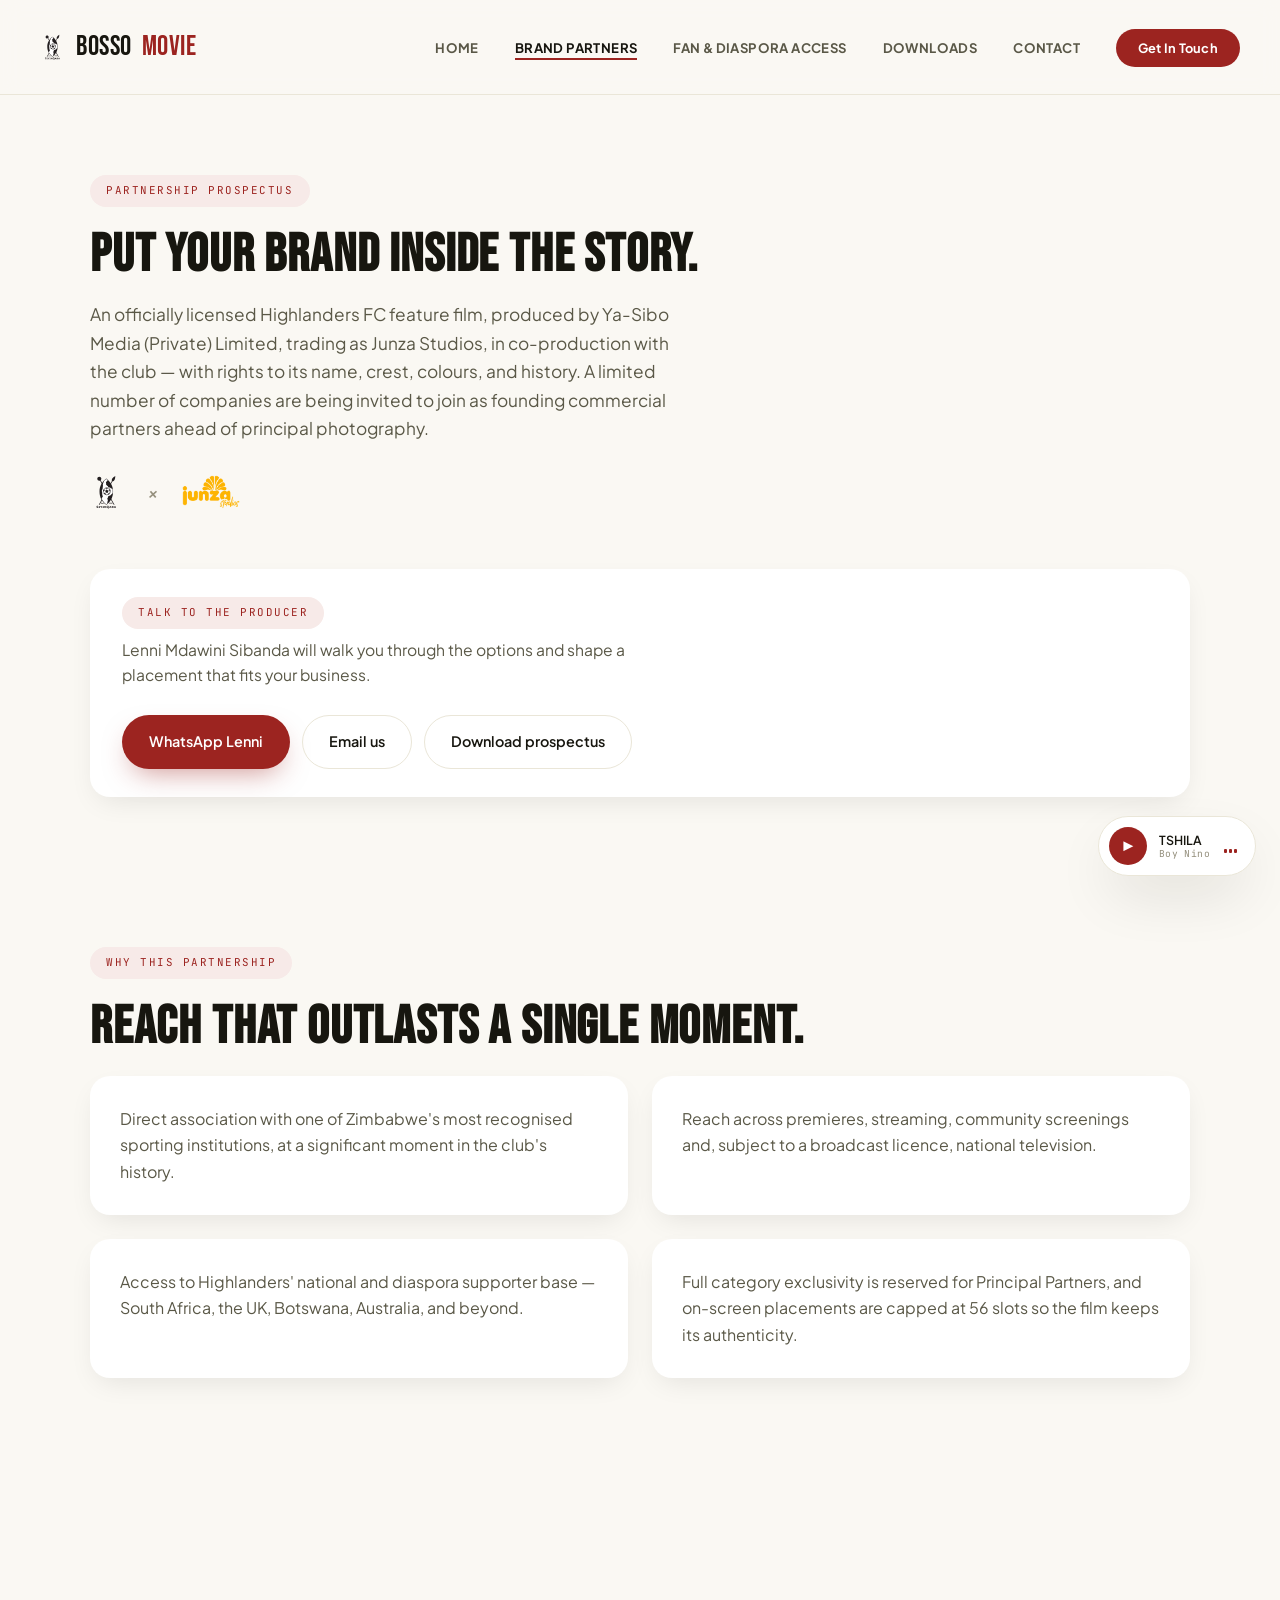
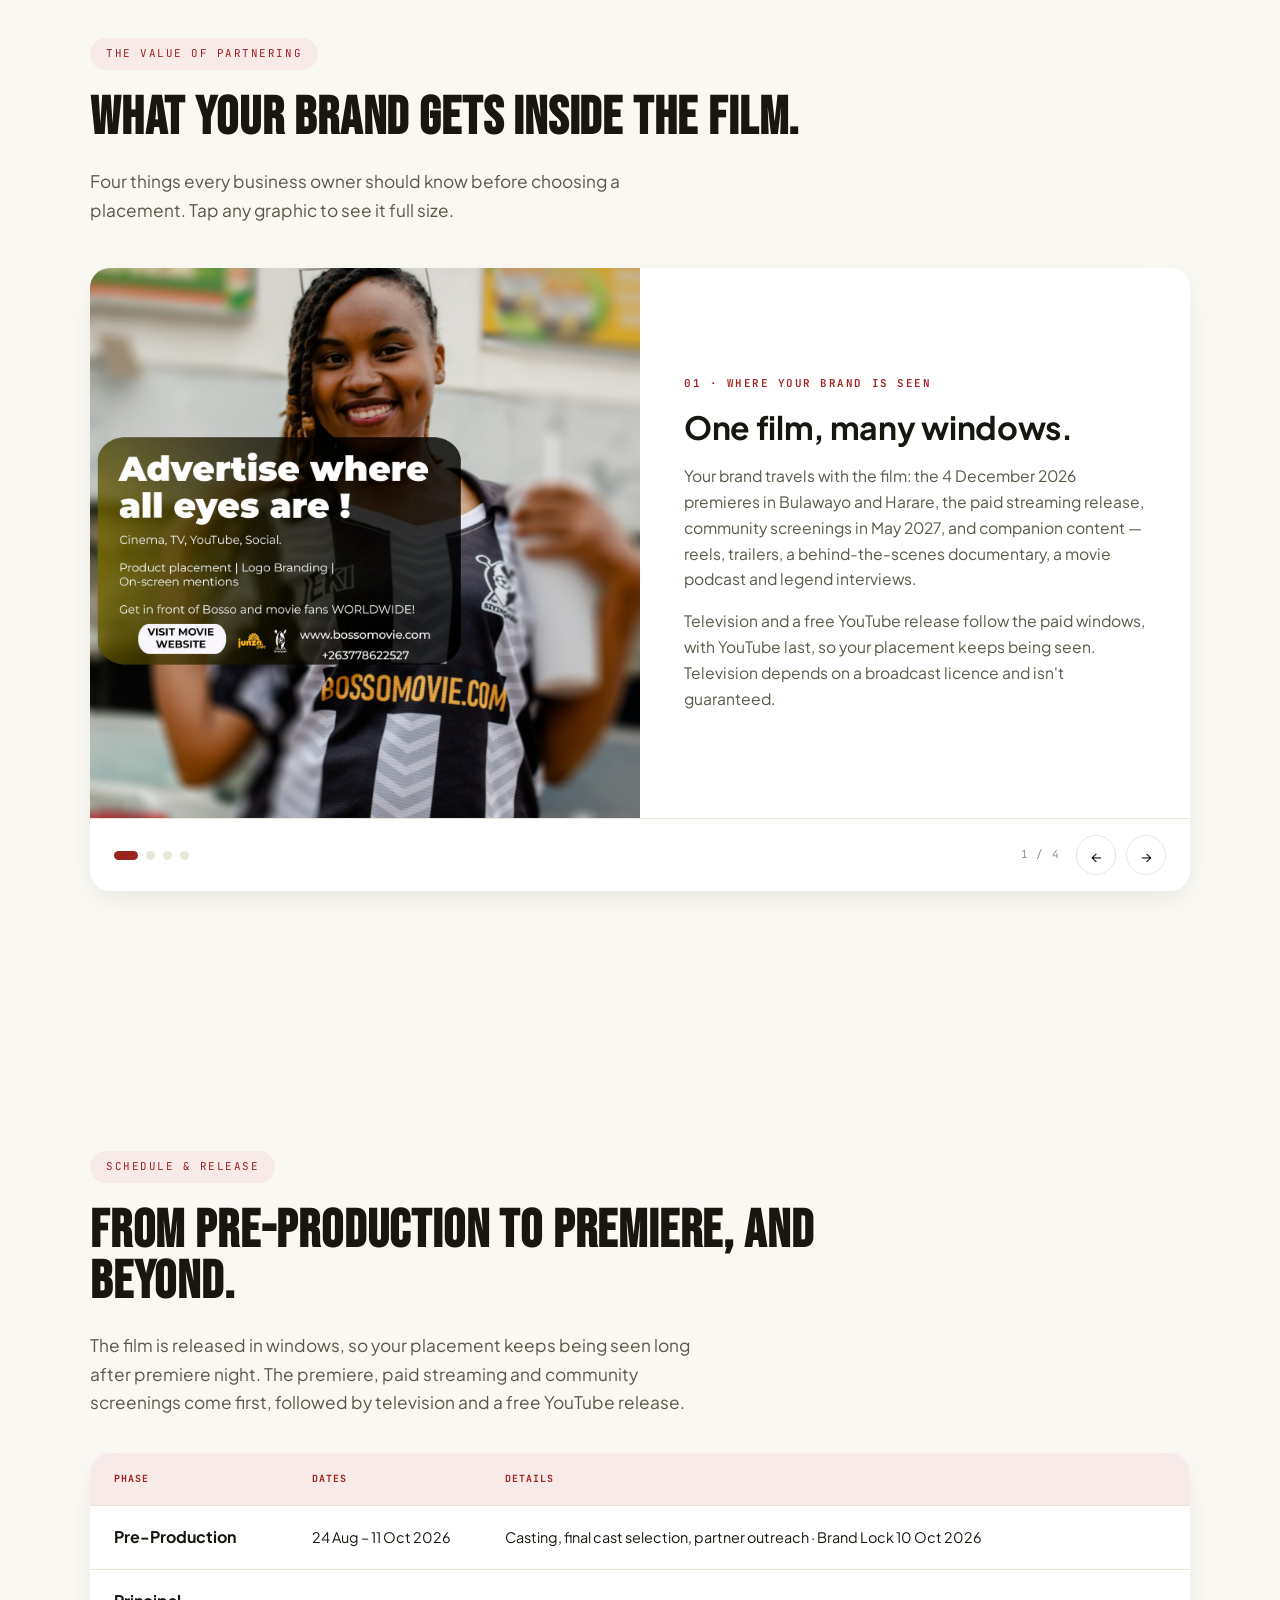
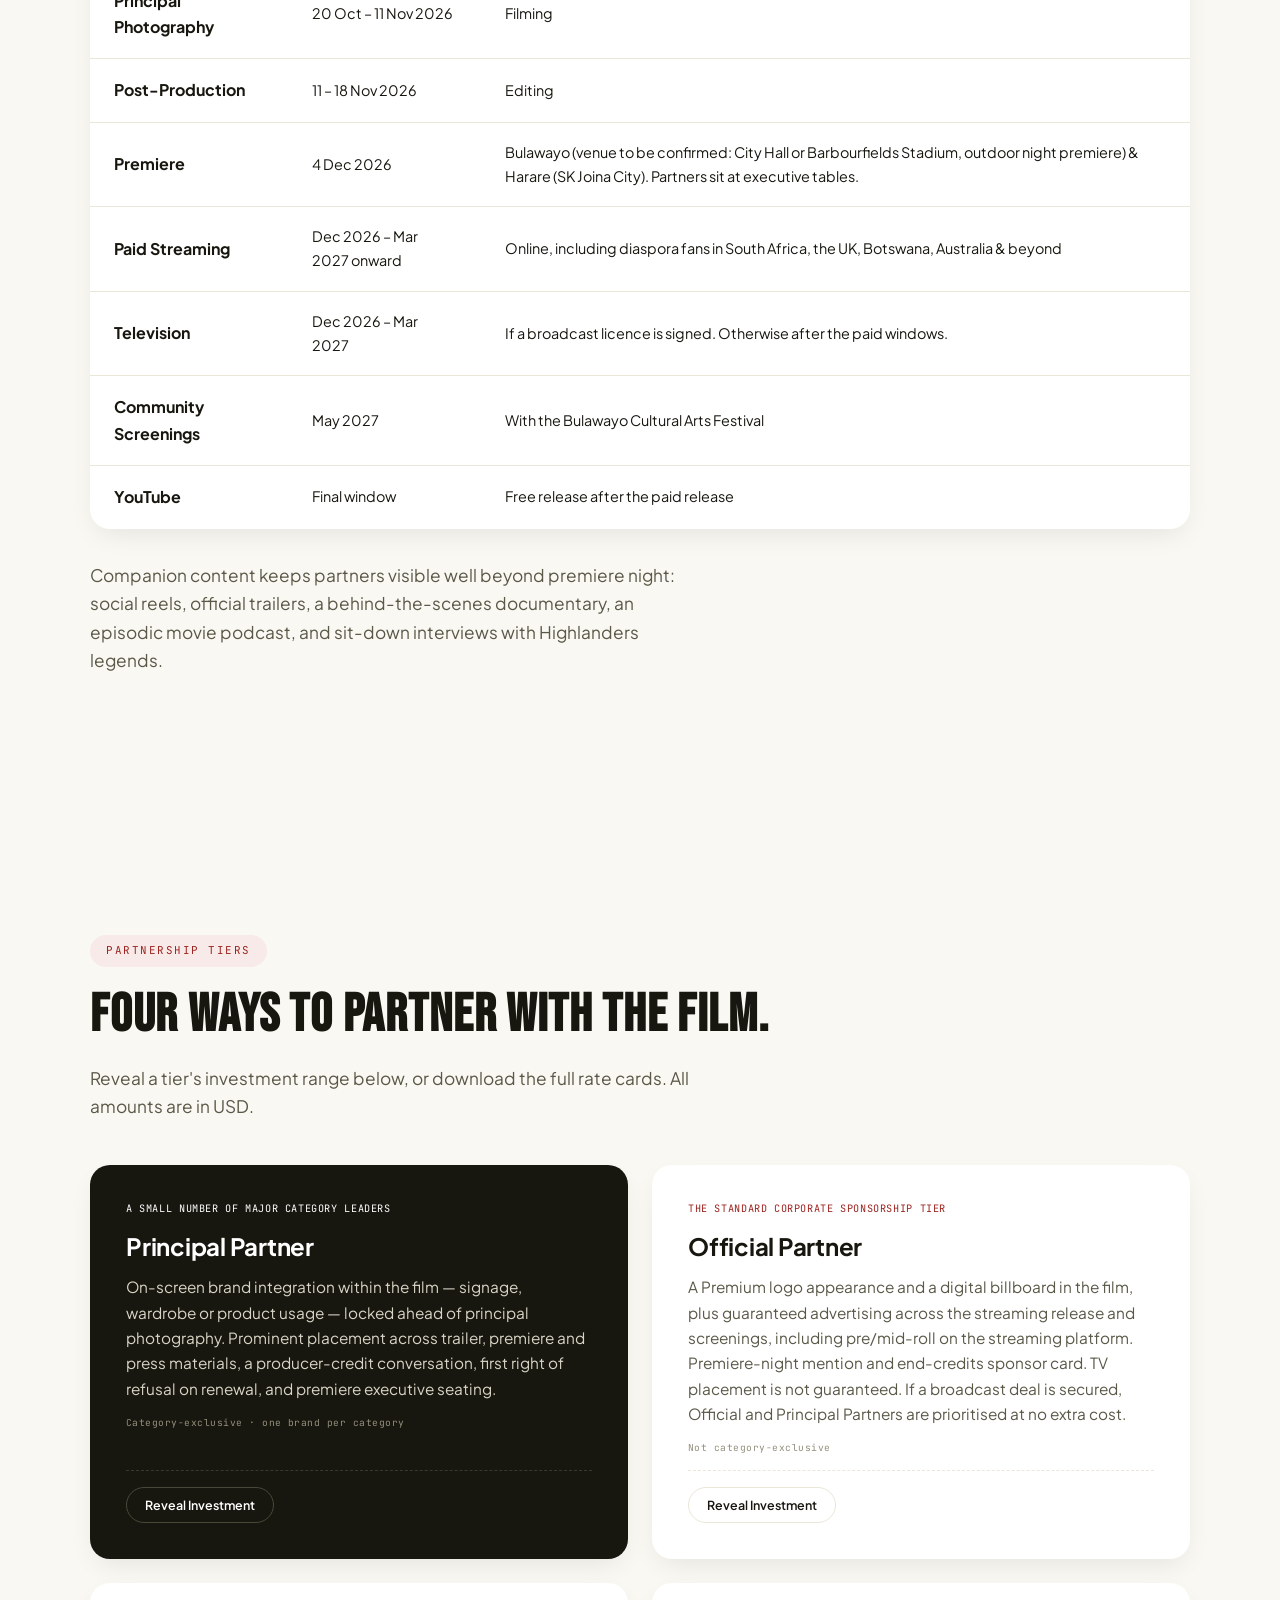
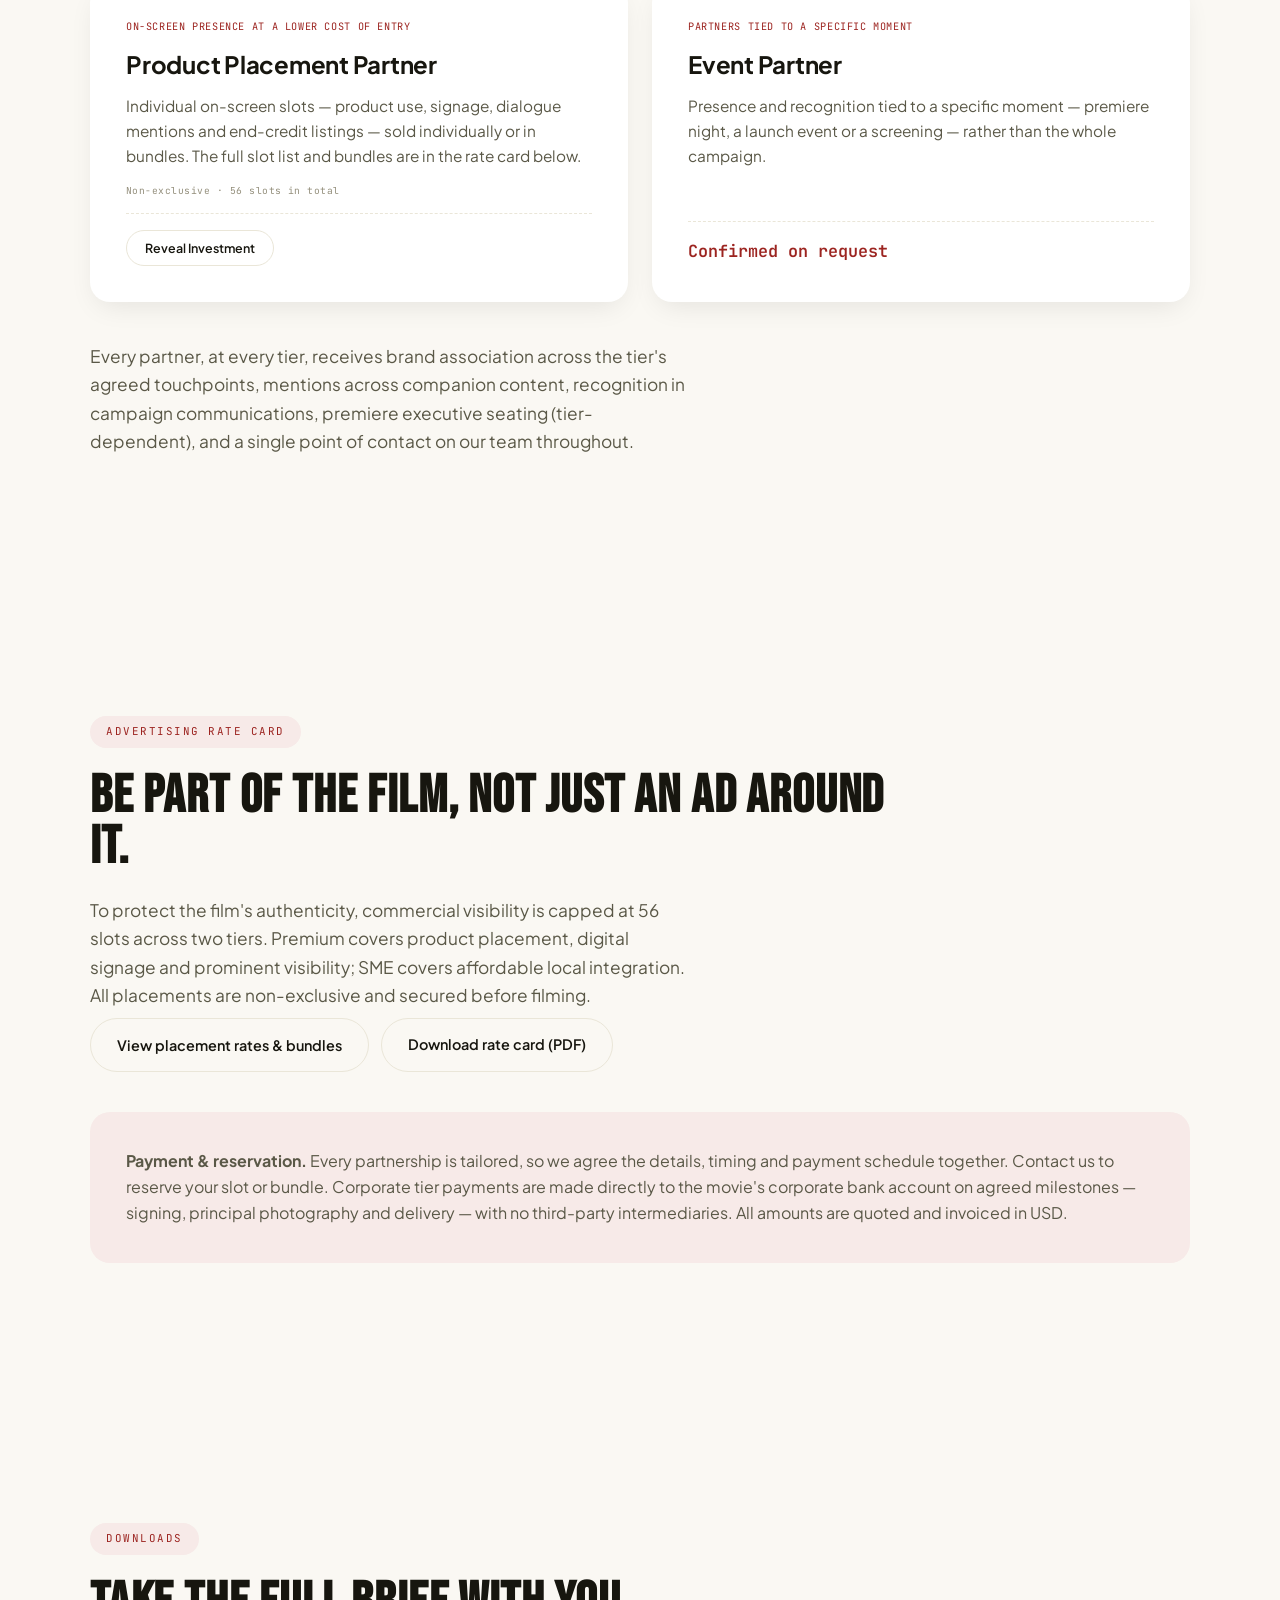
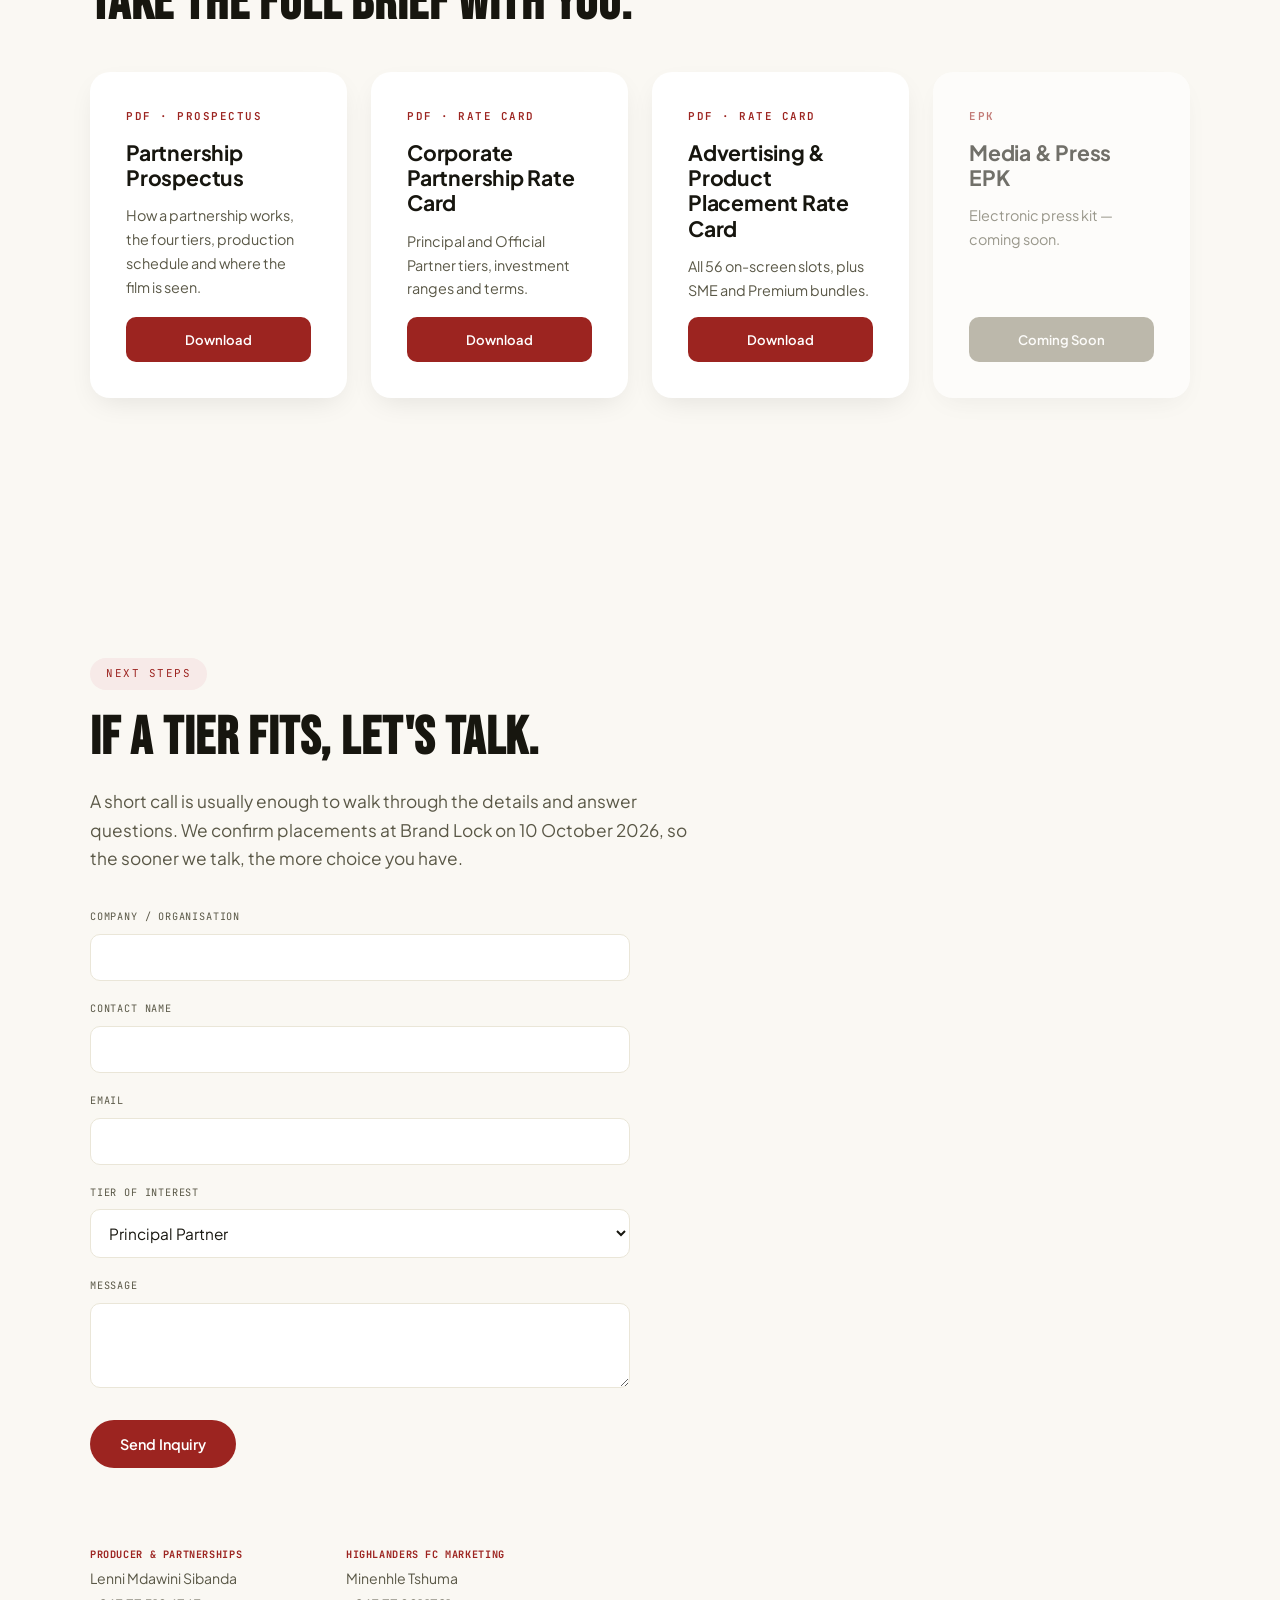
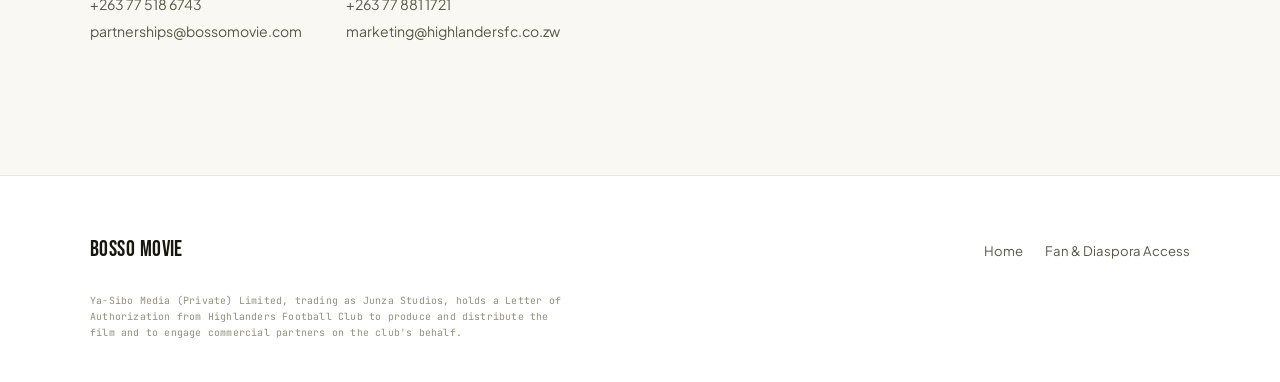
<file: partners.html>
<!DOCTYPE html>
<html lang="en">
<head>
<meta charset="UTF-8">
<meta name="viewport" content="width=device-width, initial-scale=1.0">
<title>Partner With Us — Bosso Movie (Born into the Black and White)</title>
<meta name="description" content="Partnership tiers and on-screen placement rates for Bosso Movie: Born into the Black and White, an officially licensed Highlanders FC feature film.">
<meta name="robots" content="index, follow">
<link rel="canonical" href="https://www.bossomovie.com/partners.html">
<meta property="og:type" content="website">
<meta property="fb:app_id" content="2185126568423398">
<meta property="og:site_name" content="Bosso Movie">
<meta property="og:title" content="Partner With Us — Bosso Movie">
<meta property="og:description" content="Put your brand inside the story. Partnership options for an officially licensed Highlanders FC feature film, from on-screen placements to category-exclusive partnerships.">
<meta property="og:image" content="https://www.bossomovie.com/assets/og-partners.jpg">
<meta property="og:image:secure_url" content="https://www.bossomovie.com/assets/og-partners.jpg">
<meta property="og:image:type" content="image/jpeg">
<meta property="og:image:width" content="1200">
<meta property="og:image:height" content="630">
<meta property="og:image:alt" content="Bosso Movie partnerships: &quot;Put your brand inside the story&quot; beside the official Born into the Black and White artwork.">
<meta property="og:locale" content="en_GB">
<meta property="og:url" content="https://www.bossomovie.com/partners.html">
<meta name="twitter:card" content="summary_large_image">
<meta name="twitter:title" content="Partner With Us — Bosso Movie">
<meta name="twitter:description" content="Put your brand inside the story. Partnership options for an officially licensed Highlanders FC feature film, from on-screen placements to category-exclusive partnerships.">
<meta name="twitter:image" content="https://www.bossomovie.com/assets/og-partners.jpg">
<meta name="twitter:image:alt" content="Bosso Movie partnerships: &quot;Put your brand inside the story&quot; beside the official Born into the Black and White artwork.">
<link rel="icon" href="favicon.svg" type="image/svg+xml">
<link rel="icon" href="favicon.ico" sizes="any">
<link rel="apple-touch-icon" href="assets/favicon/apple-touch-icon.png">
<link rel="stylesheet" href="style.css">
</head>
<body>

<nav class="site-nav">
  <div class="brand" style="display:flex;align-items:center;gap:10px;"><img src="assets/highlanders-logo.svg" alt="" style="height:26px;width:auto;" aria-hidden="true">Bosso <span>Movie</span></div>
  <ul>
    <li><a href="index.html">Home</a></li>
    <li><a href="partners.html" class="active">Brand Partners</a></li>
    <li><a href="fan-access.html">Fan &amp; Diaspora Access</a></li>
    <li><a href="#downloads">Downloads</a></li>
    <li><a href="#contact">Contact</a></li>
    <li><a href="#contact" class="nav-cta">Get In Touch</a></li>
  </ul>
  <button class="menu-toggle" aria-label="Menu">MENU</button>
</nav>

<header class="subhero">
  <div class="wrap">
    <div class="eyebrow reveal">Partnership Prospectus</div>
    <h1 class="section-title reveal">Put your brand inside the story.</h1>
    <p class="lede reveal">An officially licensed Highlanders FC feature film, produced by Ya-Sibo Media (Private) Limited, trading as Junza Studios, in co-production with the club — with rights to its name, crest, colours, and history. A limited number of companies are being invited to join as founding commercial partners ahead of principal photography.</p>
    <div class="trust-logos reveal" style="margin-top:32px;">
      <img src="assets/highlanders-logo.svg" alt="Highlanders Football Club crest">
      <span class="x">×</span>
      <img src="assets/junza-studios-logo.webp" alt="Junza Studios logo">
    </div>
  </div>
</header>

<!-- QUICK CONTACT STRIP -->
<section style="padding:0 0 20px;">
  <div class="wrap">
    <div class="card talk-strip reveal">
      <div>
        <div class="eyebrow" style="margin-bottom:8px;">Talk to the producer</div>
        <p>Lenni Mdawini Sibanda will walk you through the options and shape a placement that fits your business.</p>
      </div>
      <div class="talk-actions">
        <a class="btn btn-primary" href="https://wa.me/263775186743?text=Hello%20Lenni%2C%20I%27d%20like%20to%20know%20more%20about%20partnering%20on%20the%20Bosso%20Movie." target="_blank" rel="noopener">WhatsApp Lenni</a>
        <a class="btn btn-outline" href="mailto:partnerships@bossomovie.com">Email us</a>
        <a class="btn btn-outline" href="#downloads">Download prospectus</a>
      </div>
    </div>
  </div>
</section>

<!-- WHY -->
<section>
  <div class="wrap">
    <div class="eyebrow reveal">Why This Partnership</div>
    <h2 class="section-title reveal">Reach that outlasts a single moment.</h2>
    <div class="why-grid reveal-stagger">
      <div class="card"><p>Direct association with one of Zimbabwe's most recognised sporting institutions, at a significant moment in the club's history.</p></div>
      <div class="card"><p>Reach across premieres, streaming, community screenings and, subject to a broadcast licence, national television.</p></div>
      <div class="card"><p>Access to Highlanders' national and diaspora supporter base — South Africa, the UK, Botswana, Australia, and beyond.</p></div>
      <div class="card"><p>Full category exclusivity is reserved for Principal Partners, and on-screen placements are capped at 56 slots so the film keeps its authenticity.</p></div>
    </div>
  </div>
</section>

<!-- WHY PARTNER: EDUCATIONAL CAROUSEL -->
<section>
  <div class="wrap">
    <div class="eyebrow reveal">The Value of Partnering</div>
    <h2 class="section-title reveal">What your brand gets inside the film.</h2>
    <p class="lede reveal">Four things every business owner should know before choosing a placement. Tap any graphic to see it full size.</p>

    <div class="card carousel-card reveal" data-carousel role="group" aria-roledescription="carousel" aria-label="Why partner with Bosso Movie">
      <div class="carousel-viewport">
        <article class="carousel-slide">
          <div class="slide-img" data-lightbox="business" data-caption="Advertise where all eyes are — cinema, TV, YouTube, social"><img src="assets/carousel/biz-advertise.jpg" alt="Advertise where all eyes are — product placement, logo branding and on-screen mentions" loading="lazy"></div>
          <div class="slide-copy">
            <div class="label">01 · Where your brand is seen</div>
            <h3>One film, many windows.</h3>
            <p>Your brand travels with the film: the 4 December 2026 premieres in Bulawayo and Harare, the paid streaming release, community screenings in May 2027, and companion content — reels, trailers, a behind-the-scenes documentary, a movie podcast and legend interviews.</p>
            <p>Television and a free YouTube release follow the paid windows, with YouTube last, so your placement keeps being seen. Television depends on a broadcast licence and isn't guaranteed.</p>
          </div>
        </article>
        <article class="carousel-slide">
          <div class="slide-img" data-lightbox="business" data-caption="Business owners, this is for you — pay once, live in the movie forever"><img src="assets/carousel/biz-business-owners.jpg" alt="Business owners, this is for you — get product placement in the Bosso Movie" loading="lazy"></div>
          <div class="slide-copy">
            <div class="label">02 · Placement, not interruption</div>
            <h3>A story audiences choose to watch.</h3>
            <p>Adverts get skipped; stories get watched. Your product, signage, dialogue mention or credit becomes part of the story itself.</p>
            <p>Pay once, and your placement appears every time the film is watched.</p>
          </div>
        </article>
        <article class="carousel-slide">
          <div class="slide-img" data-lightbox="business" data-caption="Cameras are ready to roll — is your business brand in it? Let's talk business"><img src="assets/carousel/biz-cameras-ready.jpg" alt="Cameras are ready to roll — is your business brand in it? Fashion, electronics, communication, banking, FMCG. Let's talk business" loading="lazy"></div>
          <div class="slide-copy">
            <div class="label">03 · Find your fit</div>
            <h3>From a single scene to category exclusivity.</h3>
            <p>On-screen placements are limited to 56 slots across a Premium and an SME tier, all non-exclusive. Official Partners get guaranteed advertising inventory across streaming and screenings.</p>
            <p>Principal Partners take a category exclusively — one brand per category, whether that's fashion, electronics, communication, banking or FMCG.</p>
          </div>
        </article>
        <article class="carousel-slide">
          <div class="slide-img" data-lightbox="business" data-caption="Put your business in the Bosso Movie — become an official partner"><img src="assets/carousel/biz-put-your-business.jpg" alt="Put your business in the Bosso Movie — become an official partner" loading="lazy"></div>
          <div class="slide-copy">
            <div class="label">04 · Join before filming</div>
            <h3>Join before the cameras roll.</h3>
            <p>Placements are confirmed ahead of principal photography, which begins 20 October 2026. Get in touch early and we'll shape the right placement with you.</p>
            <a href="#contact" class="btn btn-primary">Become a Partner</a>
          </div>
        </article>
      </div>
      <div class="carousel-bar">
        <div class="carousel-dots" aria-hidden="false"></div>
        <div class="carousel-nav">
          <span class="count" aria-live="polite"></span>
          <button type="button" data-prev aria-label="Previous slide">←</button>
          <button type="button" data-next aria-label="Next slide">→</button>
        </div>
      </div>
    </div>
  </div>
</section>

<!-- TIMELINE -->
<section>
  <div class="wrap">
    <div class="eyebrow reveal">Schedule &amp; Release</div>
    <h2 class="section-title reveal">From pre-production to premiere, and beyond.</h2>
    <p class="lede reveal">The film is released in windows, so your placement keeps being seen long after premiere night. The premiere, paid streaming and community screenings come first, followed by television and a free YouTube release.</p>
    <div class="table-card reveal">
      <table class="data-table">
        <thead><tr><th>Phase</th><th>Dates</th><th>Details</th></tr></thead>
        <tbody>
          <tr><td class="phase">Pre-Production</td><td>24 Aug – 11 Oct 2026</td><td>Casting, final cast selection, partner outreach · Brand Lock 10 Oct 2026</td></tr>
          <tr><td class="phase">Principal Photography</td><td>20 Oct – 11 Nov 2026</td><td>Filming</td></tr>
          <tr><td class="phase">Post-Production</td><td>11 – 18 Nov 2026</td><td>Editing</td></tr>
          <tr><td class="phase">Premiere</td><td>4 Dec 2026</td><td>Bulawayo (venue to be confirmed: City Hall or Barbourfields Stadium, outdoor night premiere) &amp; Harare (SK Joina City). Partners sit at executive tables.</td></tr>
          <tr><td class="phase">Paid Streaming</td><td>Dec 2026 – Mar 2027 onward</td><td>Online, including diaspora fans in South Africa, the UK, Botswana, Australia &amp; beyond</td></tr>
          <tr><td class="phase">Television</td><td>Dec 2026 – Mar 2027</td><td>If a broadcast licence is signed. Otherwise after the paid windows.</td></tr>
          <tr><td class="phase">Community Screenings</td><td>May 2027</td><td>With the Bulawayo Cultural Arts Festival</td></tr>
          <tr><td class="phase">YouTube</td><td>Final window</td><td>Free release after the paid release</td></tr>
        </tbody>
      </table>
    </div>
    <p class="lede reveal" style="margin-top:32px;">Companion content keeps partners visible well beyond premiere night: social reels, official trailers, a behind-the-scenes documentary, an episodic movie podcast, and sit-down interviews with Highlanders legends.</p>
  </div>
</section>

<!-- TIERS -->
<section>
  <div class="wrap">
    <div class="eyebrow reveal">Partnership Tiers</div>
    <h2 class="section-title reveal">Four ways to partner with the film.</h2>
    <p class="lede reveal">Reveal a tier's investment range below, or download the full rate cards. All amounts are in USD.</p>

    <div class="tier-grid reveal-stagger">
      <div class="card tier-card highlight">
        <div class="tier-for">A small number of major category leaders</div>
        <h3 class="tier-name">Principal Partner</h3>
        <p class="desc">On-screen brand integration within the film — signage, wardrobe or product usage — locked ahead of principal photography. Prominent placement across trailer, premiere and press materials, a producer-credit conversation, first right of refusal on renewal, and premiere executive seating.</p>
        <span class="cap">Category-exclusive · one brand per category</span>
        <div class="reveal-row">
          <button class="reveal-btn">Reveal Investment</button>
          <span class="price-value">$15,000 – $25,000</span>
        </div>
      </div>

      <div class="card tier-card">
        <div class="tier-for">The standard corporate sponsorship tier</div>
        <h3 class="tier-name">Official Partner</h3>
        <p class="desc">A Premium logo appearance and a digital billboard in the film, plus guaranteed advertising across the streaming release and screenings, including pre/mid-roll on the streaming platform. Premiere-night mention and end-credits sponsor card. TV placement is not guaranteed. If a broadcast deal is secured, Official and Principal Partners are prioritised at no extra cost.</p>
        <span class="cap">Not category-exclusive</span>
        <div class="reveal-row">
          <button class="reveal-btn">Reveal Investment</button>
          <span class="price-value">$5,000 – $12,000</span>
        </div>
      </div>

      <div class="card tier-card">
        <div class="tier-for">On-screen presence at a lower cost of entry</div>
        <h3 class="tier-name">Product Placement Partner</h3>
        <p class="desc">Individual on-screen slots — product use, signage, dialogue mentions and end-credit listings — sold individually or in bundles. The full slot list and bundles are in the rate card below.</p>
        <span class="cap">Non-exclusive · 56 slots in total</span>
        <div class="reveal-row">
          <button class="reveal-btn">Reveal Investment</button>
          <span class="price-value">From $50 per slot</span>
        </div>
      </div>

      <div class="card tier-card">
        <div class="tier-for">Partners tied to a specific moment</div>
        <h3 class="tier-name">Event Partner</h3>
        <p class="desc">Presence and recognition tied to a specific moment — premiere night, a launch event or a screening — rather than the whole campaign.</p>
        <div class="reveal-row">
          <span class="price-value shown">Confirmed on request</span>
        </div>
      </div>
    </div>

    <p class="lede reveal" style="margin-top:40px;">Every partner, at every tier, receives brand association across the tier's agreed touchpoints, mentions across companion content, recognition in campaign communications, premiere executive seating (tier-dependent), and a single point of contact on our team throughout.</p>
  </div>
</section>

<!-- PRODUCT PLACEMENT SLOTS -->
<section>
  <div class="wrap">
    <div class="eyebrow reveal">Advertising Rate Card</div>
    <h2 class="section-title reveal">Be part of the film, not just an ad around it.</h2>
    <p class="lede reveal">To protect the film's authenticity, commercial visibility is capped at 56 slots across two tiers. Premium covers product placement, digital signage and prominent visibility; SME covers affordable local integration. All placements are non-exclusive and secured before filming.</p>

    <div class="gate-row reveal">
      <button type="button" class="btn btn-outline gate-btn" data-gate="rates" aria-expanded="false">View placement rates &amp; bundles</button>
      <a class="btn btn-outline" href="assets/Advertising-Product-Placement-Rate-Card.pdf" download>Download rate card (PDF)</a>
    </div>

    <div class="rates-body" id="rates" hidden>
    <div class="table-card table-scroll">
      <table class="data-table">
        <thead><tr><th>Slot</th><th>What you get</th><th>Slots</th><th>Price / slot</th></tr></thead>
        <tbody>
          <tr><td class="phase">Hero Use<span class="tier-tag">Premium</span></td><td>A lead character visibly uses, interacts with and mentions your product on screen</td><td>3</td><td class="num">$1,200</td></tr>
          <tr><td class="phase">Digital Billboard<span class="tier-tag">Premium</span></td><td>Your ad inserted into a stadium, street or taxi scene, or as a radio advert</td><td>5</td><td class="num">$550</td></tr>
          <tr><td class="phase">Logo Appearance — Premium<span class="tier-tag">Premium</span></td><td>Clear, unshared logo visibility in a scene</td><td>5</td><td class="num">$300</td></tr>
          <tr><td class="phase">Logo Appearance — Standard<span class="tier-tag">SME</span></td><td>Background brand presence — shop, taxi, cooler, jersey</td><td>10</td><td class="num">$150</td></tr>
          <tr><td class="phase">Mention<span class="tier-tag">SME</span></td><td>Your business named naturally in a line of dialogue</td><td>8</td><td class="num">$75</td></tr>
          <tr><td class="phase">End Credits — Silver<span class="tier-tag">SME</span></td><td>Featured placement in the closing credits</td><td>10</td><td class="num">$100</td></tr>
          <tr><td class="phase">End Credits — Bronze<span class="tier-tag">SME</span></td><td>Listed in the closing credits sponsor block</td><td>15</td><td class="num">$50</td></tr>
        </tbody>
      </table>
    </div>

    <h3 class="reveal" style="font-size:1.5rem;margin-top:56px;">Bundles — book more, save more.</h3>
    <p class="lede reveal" style="margin-top:10px;">A name in the credits and a face in the story, at a better price than booking each piece separately.</p>

    <div class="table-card table-scroll reveal">
      <table class="data-table">
        <thead><tr><th>Bundle</th><th>What's included</th><th>Priced separately</th><th>Bundle price</th><th>You save</th></tr></thead>
        <tbody>
          <tr><td class="group" colspan="5">SME Packages</td></tr>
          <tr><td class="phase">First Frame</td><td>Mention + End Credits (Bronze)</td><td>$125</td><td class="num">$110</td><td>$15 (12%)</td></tr>
          <tr><td class="phase">Community Spotlight</td><td>Logo Appearance (Standard) + End Credits (Silver)</td><td>$250</td><td class="num">$220</td><td>$30 (12%)</td></tr>
          <tr><td class="phase">Full SME Package</td><td>Logo Appearance (Standard) + Mention + End Credits (Silver)</td><td>$325</td><td class="num">$280</td><td>$45 (14%)</td></tr>
          <tr><td class="group" colspan="5">Premium Packages</td></tr>
          <tr><td class="phase">Screen Presence</td><td>Logo Appearance (Premium) + Digital Billboard</td><td>$850</td><td class="num">$780</td><td>$70 (8%)</td></tr>
          <tr><td class="phase">Signature Moment</td><td>Everything in Screen Presence + Hero Use</td><td>$2,050</td><td class="num">$1,890</td><td>$160 (8%)</td></tr>
          <tr><td class="phase">Full Premium Package</td><td>Everything in Signature Moment + Mention + End Credits (Silver)</td><td>$2,225</td><td class="num">$2,050</td><td>$175 (8%)</td></tr>
        </tbody>
      </table>
    </div>
    <p class="cumulative-note">All bundles draw from the same 56-slot inventory and are only guaranteed while their component slots remain available.</p>
    </div>

    <div class="terms-block reveal" style="margin-top:40px;">
      <p><strong>Payment &amp; reservation.</strong> Every partnership is tailored, so we agree the details, timing and payment schedule together. Contact us to reserve your slot or bundle. Corporate tier payments are made directly to the movie's corporate bank account on agreed milestones — signing, principal photography and delivery — with no third-party intermediaries. All amounts are quoted and invoiced in USD.</p>
    </div>
  </div>
</section>

<!-- DOWNLOADS -->
<section id="downloads">
  <div class="wrap">
    <div class="eyebrow reveal">Downloads</div>
    <h2 class="section-title reveal">Take the full brief with you.</h2>
    <div class="dl-grid reveal-stagger">
      <div class="card dl-card">
        <div class="label">PDF · Prospectus</div>
        <h3>Partnership Prospectus</h3>
        <p>How a partnership works, the four tiers, production schedule and where the film is seen.</p>
        <a class="dl-btn" href="assets/Born-into-the-Black-and-White-Partnership-Prospectus.pdf" download>Download</a>
      </div>
      <div class="card dl-card">
        <div class="label">PDF · Rate Card</div>
        <h3>Corporate Partnership Rate Card</h3>
        <p>Principal and Official Partner tiers, investment ranges and terms.</p>
        <a class="dl-btn" href="assets/Corporate-Partnership-Rate-Card.pdf" download>Download</a>
      </div>
      <div class="card dl-card">
        <div class="label">PDF · Rate Card</div>
        <h3>Advertising &amp; Product Placement Rate Card</h3>
        <p>All 56 on-screen slots, plus SME and Premium bundles.</p>
        <a class="dl-btn" href="assets/Advertising-Product-Placement-Rate-Card.pdf" download>Download</a>
      </div>
      <div class="card dl-card soon">
        <div class="label">EPK</div>
        <h3>Media &amp; Press EPK</h3>
        <p>Electronic press kit — coming soon.</p>
        <a class="dl-btn" href="#">Coming Soon</a>
      </div>
    </div>
  </div>
</section>

<!-- CONTACT -->
<section id="contact">
  <div class="wrap">
    <div class="eyebrow reveal">Next Steps</div>
    <h2 class="section-title reveal">If a tier fits, let's talk.</h2>
    <p class="lede reveal">A short call is usually enough to walk through the details and answer questions. We confirm placements at Brand Lock on 10 October 2026, so the sooner we talk, the more choice you have.</p>

    <form class="inline-form reveal" id="partner-form">
      <div class="field">
        <label for="p-company">Company / Organisation</label>
        <input id="p-company" name="company" type="text" required>
      </div>
      <div class="field">
        <label for="p-contact">Contact Name</label>
        <input id="p-contact" name="contact_name" type="text" required>
      </div>
      <div class="field">
        <label for="p-email">Email</label>
        <input id="p-email" name="email" type="email" required>
      </div>
      <div class="field">
        <label for="p-tier">Tier of Interest</label>
        <select id="p-tier" name="tier">
          <option>Principal Partner</option>
          <option>Official Partner</option>
          <option>Product Placement Partner</option>
          <option>Event Partner</option>
          <option>Not sure yet</option>
        </select>
      </div>
      <div class="field">
        <label for="p-message">Message</label>
        <textarea id="p-message" name="message" rows="3"></textarea>
      </div>
      <button type="submit" class="submit">Send Inquiry</button>
      <div class="form-status" id="partner-status"></div>
    </form>

    <div class="contact-people reveal">
      <div class="who"><b>Producer &amp; Partnerships</b>Lenni Mdawini Sibanda<br>+263 77 518 6743<br>partnerships@bossomovie.com</div>
      <div class="who"><b>Highlanders FC Marketing</b>Minenhle Tshuma<br>+263 77 881 1721<br>marketing@highlandersfc.co.zw</div>
    </div>
  </div>
</section>

<footer>
  <div class="wrap">
    <div class="footer-row">
      <div class="brand">Bosso Movie</div>
      <ul>
        <li><a href="index.html">Home</a></li>
        <li><a href="fan-access.html">Fan &amp; Diaspora Access</a></li>
      </ul>
    </div>
    <div class="fine">Ya-Sibo Media (Private) Limited, trading as Junza Studios, holds a Letter of Authorization from Highlanders Football Club to produce and distribute the film and to engage commercial partners on the club's behalf.</div>
  </div>
</footer>

<div class="player" id="player">
  <button id="player-toggle" aria-label="Play theme song"><span id="player-icon">▶</span></button>
  <div class="meta">
    <span class="track">TSHILA</span>
    <span class="artist">Boy Nino</span>
  </div>
  <div class="eq"><span></span><span></span><span></span></div>
  <audio id="theme-audio" src="assets/theme-song.mp3" preload="none"></audio>
</div>

<script src="script.js"></script>
</body>
</html>
</file>
<file: style.css>
@import url('https://fonts.googleapis.com/css2?family=Bebas+Neue&family=Plus+Jakarta+Sans:ital,wght@0,400;0,500;0,600;0,700;0,800;1,500;1,600&family=JetBrains+Mono:wght@500;600;700&display=swap');

:root{
  --bg:#faf8f3;
  --surface:#ffffff;
  --ink:#17160f;
  --ink-soft:#5a5847;
  --muted:#948f7c;
  --line:#eae6d8;
  --accent:#9c2420;
  --accent-deep:#7a1c19;
  --accent-soft:#f7eae8;
  --gold:#a3812f;
  --gold-soft:#f6efdf;
  --radius:20px;
  --radius-sm:12px;
  --shadow:0 24px 60px -12px rgba(23,22,15,0.14);
  --shadow-sm:0 10px 28px -8px rgba(23,22,15,0.10);
  --ease:cubic-bezier(.22,.61,.36,1);
}
*{box-sizing:border-box;margin:0;padding:0;}
html{scroll-behavior:smooth;}
body{
  background:var(--bg);
  color:var(--ink);
  font-family:'Plus Jakarta Sans', sans-serif;
  line-height:1.65;
  -webkit-font-smoothing:antialiased;
}
h1,h2,.display{
  font-family:'Bebas Neue', sans-serif;
  text-transform:uppercase;
  letter-spacing:0.015em;
  line-height:0.94;
  color:var(--ink);
}
h3{
  font-family:'Plus Jakarta Sans', sans-serif;
  font-weight:700;
  letter-spacing:-0.01em;
  line-height:1.2;
  color:var(--ink);
}
.label{
  font-family:'JetBrains Mono', monospace;
  font-size:0.68rem;
  letter-spacing:0.14em;
  text-transform:uppercase;
  font-weight:600;
}
a{color:inherit;text-decoration:none;}
img{max-width:100%;display:block;}
.wrap{max-width:1180px;margin:0 auto;padding:0 40px;}
@media (max-width:640px){ .wrap{padding:0 22px;} }
button{font-family:inherit;}

/* ---------- SCROLL REVEAL ---------- */
.reveal{opacity:0;transform:translateY(26px);transition:opacity .8s var(--ease), transform .8s var(--ease);}
.reveal.in{opacity:1;transform:translateY(0);}
.reveal-stagger > *{opacity:0;transform:translateY(22px);transition:opacity .7s var(--ease), transform .7s var(--ease);}
.reveal-stagger.in > *{opacity:1;transform:translateY(0);}
.reveal-stagger.in > *:nth-child(1){transition-delay:.05s;}
.reveal-stagger.in > *:nth-child(2){transition-delay:.13s;}
.reveal-stagger.in > *:nth-child(3){transition-delay:.21s;}
.reveal-stagger.in > *:nth-child(4){transition-delay:.29s;}
.reveal-stagger.in > *:nth-child(5){transition-delay:.37s;}
.reveal-stagger.in > *:nth-child(6){transition-delay:.45s;}
@media (prefers-reduced-motion: reduce){
  .reveal, .reveal-stagger > *{opacity:1;transform:none;transition:none;}
  html{scroll-behavior:auto;}
}

/* ---------- NAV ---------- */
nav.site-nav{
  position:sticky;top:0;z-index:100;background:rgba(250,248,243,0.92);
  backdrop-filter:blur(10px);border-bottom:1px solid var(--line);
  display:flex;align-items:center;justify-content:space-between;
  padding:24px 40px;transition:box-shadow .3s, padding .3s;
}
nav.site-nav.scrolled{box-shadow:0 8px 30px rgba(23,22,15,0.07);padding:16px 40px;}
nav.site-nav .brand{
  font-family:'Bebas Neue';font-size:1.75rem;letter-spacing:0.02em;
  text-transform:uppercase;color:var(--ink);
}
nav.site-nav .brand span{color:var(--accent);}
nav.site-nav ul{display:flex;gap:36px;list-style:none;align-items:center;}
nav.site-nav a{
  font-family:'Plus Jakarta Sans';font-size:0.82rem;font-weight:700;letter-spacing:0.03em;
  text-transform:uppercase;color:var(--ink-soft);transition:color .2s;position:relative;padding-bottom:4px;
}
nav.site-nav a::after{
  content:'';position:absolute;left:0;right:100%;bottom:0;height:2px;background:var(--accent);
  transition:right .25s var(--ease);
}
nav.site-nav a:hover{color:var(--ink);}
nav.site-nav a:hover::after{right:0;}
nav.site-nav a.active{color:var(--ink);}
nav.site-nav a.active::after{right:0;}
nav.site-nav .nav-cta{
  font-family:'Plus Jakarta Sans';font-weight:700;font-size:0.8rem;letter-spacing:0.02em;
  background:var(--accent);color:#fff;padding:11px 22px;border-radius:999px;text-transform:none;
  transition:background .2s, transform .2s;
}
nav.site-nav .nav-cta::after{display:none;}
nav.site-nav .nav-cta:hover{background:var(--accent-deep);color:#fff;transform:translateY(-2px);}
nav.site-nav .menu-toggle{display:none;background:none;border:1.5px solid var(--ink);border-radius:8px;padding:8px 12px;color:var(--ink);font-family:'JetBrains Mono';font-weight:700;font-size:0.68rem;cursor:pointer;}
@media (max-width:820px){
  nav.site-nav ul{display:none;}
  nav.site-nav .menu-toggle{display:block;}
}
@media (max-width:640px){ nav.site-nav{padding:18px 22px;} }

/* ---------- BUTTONS ---------- */
.btn{
  display:inline-flex;align-items:center;gap:10px;font-family:'Plus Jakarta Sans';font-weight:600;font-size:0.9rem;
  padding:14px 26px;border-radius:999px;border:1px solid transparent;cursor:pointer;
  transition:transform .25s var(--ease), box-shadow .25s var(--ease), background .25s;
}
.btn:hover{transform:translateY(-2px);}
.btn-primary{background:var(--accent);color:#fff;box-shadow:0 12px 28px -10px rgba(156,36,32,0.5);}
.btn-primary:hover{background:var(--accent-deep);box-shadow:0 16px 34px -8px rgba(156,36,32,0.55);}
.btn-outline{background:transparent;border-color:var(--line);color:var(--ink);}
.btn-outline:hover{border-color:var(--ink);}
.btn-dark{background:var(--ink);color:#fff;}
.btn-dark:hover{background:#000;}

/* ---------- SECTION SCAFFOLD ---------- */
section{padding:130px 0;}
@media (max-width:780px){ section{padding:84px 0;} }
.eyebrow{
  display:inline-flex;align-items:center;gap:8px;
  font-family:'JetBrains Mono';font-size:0.68rem;letter-spacing:0.14em;text-transform:uppercase;
  color:var(--accent);background:var(--accent-soft);padding:7px 16px;border-radius:999px;margin-bottom:22px;
}
.section-title{font-size:clamp(2.1rem,4.6vw,3.4rem);margin-bottom:24px;max-width:800px;}
.lede{font-size:1.08rem;max-width:600px;color:var(--ink-soft);}

/* ---------- MINI PLAYER ---------- */
.player{
  position:fixed;right:24px;bottom:24px;z-index:150;
  display:flex;align-items:center;gap:12px;
  background:var(--surface);box-shadow:var(--shadow);
  border:1px solid var(--line);padding:10px 18px 10px 10px;border-radius:999px;
}
.player button{
  width:38px;height:38px;border-radius:50%;border:none;background:var(--accent);color:#fff;
  cursor:pointer;font-size:0.8rem;display:flex;align-items:center;justify-content:center;flex-shrink:0;
  transition:background .2s;
}
.player button:hover{background:var(--accent-deep);}
.player button:focus-visible{outline:2px solid var(--accent);outline-offset:2px;}
.player .meta{display:flex;flex-direction:column;line-height:1.15;}
.player .meta .track{font-family:'Plus Jakarta Sans';font-weight:600;font-size:0.78rem;color:var(--ink);}
.player .meta .artist{font-family:'JetBrains Mono';font-size:0.6rem;letter-spacing:0.04em;color:var(--muted);}
.eq{display:flex;align-items:flex-end;gap:2px;height:14px;margin-left:2px;}
.eq span{width:3px;background:var(--accent);height:4px;border-radius:1px;animation:eq 0.9s ease-in-out infinite;animation-play-state:paused;}
.eq span:nth-child(2){animation-delay:0.15s;}
.eq span:nth-child(3){animation-delay:0.3s;}
.player.playing .eq span{animation-play-state:running;}
@keyframes eq{ 0%,100%{height:4px;} 50%{height:14px;} }
@media (max-width:640px){ .player{right:14px;bottom:14px;padding:8px 14px 8px 8px;} .player .meta{display:none;} }

/* ---------- HERO (split, light) ---------- */
.hero{padding:70px 0 100px;overflow:hidden;}
.hero .wrap{display:grid;grid-template-columns:1.05fr 0.95fr;gap:64px;align-items:center;}
.hero-copy .eyebrow{margin-bottom:26px;}
.hero-copy h1{font-size:clamp(2.6rem,5.2vw,4.3rem);margin-bottom:26px;}
.hero-copy h1 em{color:var(--accent);font-style:normal;}
.hero-copy p.lede{margin-bottom:36px;}
.hero-actions{display:flex;gap:14px;flex-wrap:wrap;}
.hero-art{position:relative;}
.hero-art .frame{
  border-radius:28px;overflow:hidden;box-shadow:var(--shadow);
  transform:rotate(1.2deg);background:var(--ink);
  transition:transform .6s var(--ease);
}
.hero-art:hover .frame{transform:rotate(0deg) scale(1.01);}
.hero-art .frame img{width:100%;display:block;object-fit:cover;aspect-ratio:4/5;}
.hero-art .tag-float{
  position:absolute;bottom:-18px;left:-18px;background:var(--surface);box-shadow:var(--shadow-sm);
  border-radius:16px;padding:14px 20px;display:flex;align-items:center;gap:10px;
}
.hero-art .tag-float .dot{width:8px;height:8px;border-radius:50%;background:var(--accent);flex-shrink:0;}
.hero-art .tag-float span{font-family:'JetBrains Mono';font-size:0.66rem;letter-spacing:0.08em;color:var(--ink-soft);}
@media (max-width:900px){
  .hero .wrap{grid-template-columns:1fr;gap:48px;}
  .hero-art{order:-1;max-width:340px;margin:0 auto;}
}

/* ---------- TRUST STRIP ---------- */
.trust{padding:34px 0;border-top:1px solid var(--line);border-bottom:1px solid var(--line);}
.trust .wrap{display:flex;align-items:center;justify-content:center;gap:28px;flex-wrap:wrap;text-align:center;}
.trust p{font-family:'JetBrains Mono';font-size:0.68rem;letter-spacing:0.1em;text-transform:uppercase;color:var(--muted);}
.trust .links{display:flex;gap:24px;flex-wrap:wrap;}
.trust .links a{font-size:0.82rem;font-weight:600;color:var(--accent);border-bottom:1px solid transparent;transition:border-color .2s;}
.trust .links a:hover{border-color:var(--accent);}

/* ---------- STORY ---------- */
.story-copy{max-width:64ch;}
.story-copy p{font-size:1.12rem;margin-bottom:22px;color:var(--ink-soft);}
.story-copy .theme-q{
  font-family:'Plus Jakarta Sans';font-weight:600;font-style:italic;font-size:clamp(1.4rem,2.6vw,2rem);color:var(--ink);
  border-left:3px solid var(--accent);padding-left:24px;margin:38px 0;line-height:1.35;
}
.veil-note{font-family:'JetBrains Mono';font-size:0.68rem;letter-spacing:0.08em;color:var(--muted);margin-top:8px;}

/* ---------- CARD ---------- */
.card{
  background:var(--surface);border-radius:var(--radius);box-shadow:var(--shadow-sm);
  padding:36px;transition:transform .35s var(--ease), box-shadow .35s var(--ease);
}
.card:hover{transform:translateY(-6px);box-shadow:var(--shadow);}

/* ---------- SOUND ---------- */
.sound-card{ display:flex;align-items:center;gap:28px;flex-wrap:wrap;margin-top:44px; }
.sound-art{width:100px;height:100px;flex-shrink:0;border-radius:16px;overflow:hidden;box-shadow:var(--shadow-sm);}
.sound-art img{width:100%;height:100%;object-fit:cover;}
.sound-info{flex:1;min-width:200px;}
.sound-info h3{font-size:1.6rem;margin-bottom:4px;}
.sound-info p{font-family:'JetBrains Mono';font-size:0.72rem;color:var(--muted);letter-spacing:0.04em;}
.big-play{
  width:60px;height:60px;border-radius:50%;background:var(--accent);border:none;color:#fff;
  font-size:1rem;cursor:pointer;flex-shrink:0;transition:background .2s, transform .25s;
}
.big-play:hover{background:var(--accent-deep);transform:scale(1.06);}
.big-play:focus-visible{outline:2px solid var(--accent);outline-offset:2px;}

/* ---------- PRESS GRID ---------- */
.press-grid{display:grid;grid-template-columns:repeat(3,1fr);gap:24px;margin-top:48px;}
.press-card{min-height:190px;display:flex;flex-direction:column;justify-content:space-between;}
.press-card .kind{color:var(--accent);margin-bottom:2px;}
.press-card h3{font-size:1.28rem;margin:12px 0 8px;line-height:1.3;}
.press-card p.src-name{font-size:0.85rem;color:var(--muted);}
.press-card .src{margin-top:18px;font-family:'JetBrains Mono';font-size:0.65rem;color:var(--accent);}
.press-card.placeholder{opacity:0.55;border:1.5px dashed var(--line);box-shadow:none;justify-content:center;align-items:center;text-align:center;}
.press-card.placeholder p{font-family:'JetBrains Mono';font-size:0.65rem;letter-spacing:0.06em;color:var(--muted);}
@media (max-width:900px){ .press-grid{grid-template-columns:1fr 1fr;} }
@media (max-width:600px){ .press-grid{grid-template-columns:1fr;} }

/* ---------- SPLIT CTA ---------- */
.split-cta{display:grid;grid-template-columns:1fr 1fr;gap:24px;}
.split-cta .card{padding:48px;display:flex;flex-direction:column;justify-content:space-between;min-height:240px;}
.split-cta h3{font-size:clamp(1.7rem,3vw,2.2rem);margin:14px 0 20px;}
.split-cta .arrow{font-family:'JetBrains Mono';font-size:0.72rem;letter-spacing:0.06em;color:var(--accent);display:flex;align-items:center;gap:8px;}
.split-cta a{display:block;}
@media (max-width:780px){ .split-cta{grid-template-columns:1fr;} }

/* ---------- FOOTER ---------- */
footer{background:var(--surface);border-top:1px solid var(--line);padding:56px 0 40px;}
.footer-row{display:flex;justify-content:space-between;align-items:center;flex-wrap:wrap;gap:16px;}
footer .brand{font-family:'Bebas Neue';font-size:1.4rem;letter-spacing:0.02em;text-transform:uppercase;}
footer ul{list-style:none;display:flex;gap:22px;flex-wrap:wrap;}
footer a{font-size:0.82rem;color:var(--ink-soft);}
footer a:hover{color:var(--accent);}
footer .fine{font-family:'JetBrains Mono';font-size:0.62rem;color:var(--muted);margin-top:24px;letter-spacing:0.02em;max-width:80ch;}

/* ---------- SUB-PAGE HERO ---------- */
.subhero{padding:80px 0 60px;}
.subhero .section-title{margin-bottom:20px;}

/* ---------- TABLES ---------- */
.table-card{background:var(--surface);border-radius:var(--radius);box-shadow:var(--shadow-sm);overflow:hidden;margin-top:36px;}
.data-table{width:100%;border-collapse:collapse;}
.data-table th, .data-table td{text-align:left;padding:18px 24px;border-bottom:1px solid var(--line);font-size:0.9rem;}
.data-table tr:last-child td{border-bottom:none;}
.data-table th{font-family:'JetBrains Mono';font-size:0.62rem;letter-spacing:0.1em;color:var(--accent);text-transform:uppercase;background:var(--accent-soft);}
.data-table td.phase{font-family:'Plus Jakarta Sans';font-weight:700;font-size:1rem;}

/* ---------- WHY GRID ---------- */
.why-grid{display:grid;grid-template-columns:repeat(2,1fr);gap:24px;margin-top:16px;}
.why-grid .card{padding:30px;}
.why-grid p{color:var(--ink-soft);font-size:1rem;}
@media (max-width:780px){ .why-grid{grid-template-columns:1fr;} }

/* ---------- TIER / PACKAGE CARDS ---------- */
.tier-grid{display:grid;grid-template-columns:repeat(2,1fr);gap:24px;margin-top:44px;}
.tier-grid.cols-3{grid-template-columns:repeat(3,1fr);}
.tier-grid.single{grid-template-columns:1fr;}
.tier-card{display:flex;flex-direction:column;gap:14px;}
.tier-card .tier-name{font-size:1.5rem;}
.tier-card .tier-for{font-family:'JetBrains Mono';font-size:0.64rem;color:var(--accent);letter-spacing:0.06em;text-transform:uppercase;}
.tier-card p.desc{font-size:0.96rem;color:var(--ink-soft);}
.tier-card .cap{font-family:'JetBrains Mono';font-size:0.6rem;color:var(--muted);letter-spacing:0.05em;}
.reveal-row{display:flex;align-items:center;gap:14px;margin-top:auto;padding-top:16px;border-top:1px dashed var(--line);}
.reveal-btn{
  font-family:'Plus Jakarta Sans';font-weight:600;font-size:0.78rem;
  background:transparent;color:var(--ink);border:1px solid var(--line);border-radius:999px;padding:9px 18px;cursor:pointer;
  transition:border-color .2s, color .2s;
}
.reveal-btn:hover{border-color:var(--accent);color:var(--accent);}
.reveal-btn:focus-visible{outline:2px solid var(--accent);outline-offset:2px;}
.price-value{font-family:'JetBrains Mono';font-weight:600;font-size:1.05rem;color:var(--accent);display:none;}
.price-value.shown{display:inline;}
.reveal-btn.used{display:none;}
.tier-card.highlight{background:var(--ink);color:#fff;}
.tier-card.highlight .tier-name, .tier-card.highlight .tier-for{color:#fff;}
.tier-card.highlight p.desc{color:#d8d5c6;}
.tier-card.highlight .reveal-row{border-top-color:#3a392f;}
.tier-card.highlight .reveal-btn{border-color:#4a4939;color:#fff;}
.tier-card.highlight .reveal-btn:hover{border-color:var(--gold);color:var(--gold);}
.tier-card.highlight .price-value{color:var(--gold);}
@media (max-width:780px){ .tier-grid, .tier-grid.cols-3{grid-template-columns:1fr;} }

.cumulative-note{font-family:'JetBrains Mono';font-size:0.68rem;color:var(--muted);letter-spacing:0.03em;margin-top:16px;}

/* ---------- DOWNLOADS ---------- */
.dl-grid{display:grid;grid-template-columns:repeat(auto-fit,minmax(240px,1fr));gap:24px;margin-top:44px;}
.dl-card{display:flex;flex-direction:column;gap:14px;}
.dl-card .label{color:var(--accent);}
.dl-card h3{font-size:1.32rem;}
.dl-card p{font-size:0.9rem;color:var(--ink-soft);}
.dl-card a.dl-btn{
  margin-top:auto;font-family:'Plus Jakarta Sans';font-weight:600;font-size:0.82rem;
  background:var(--accent);color:#fff;padding:12px 18px;text-align:center;border-radius:10px;
  transition:background .2s;
}
.dl-card a.dl-btn:hover{background:var(--accent-deep);}
.dl-card.soon{opacity:0.6;}
.dl-card.soon a.dl-btn{background:var(--muted);pointer-events:none;}

/* ---------- FORM ---------- */
form.inline-form{display:flex;flex-direction:column;gap:20px;max-width:540px;margin-top:36px;}
.field label{font-family:'JetBrains Mono';font-size:0.64rem;letter-spacing:0.08em;text-transform:uppercase;color:var(--ink-soft);display:block;margin-bottom:8px;}
.field input, .field select, .field textarea{
  width:100%;background:var(--surface);border:1px solid var(--line);border-radius:10px;
  color:var(--ink);font-family:'Plus Jakarta Sans';font-size:0.96rem;padding:13px 14px;transition:border-color .2s;
}
.field input:focus, .field select:focus, .field textarea:focus{ outline:none;border-color:var(--accent); }
button.submit{
  margin-top:4px;align-self:flex-start;background:var(--accent);color:#fff;border:none;border-radius:999px;
  font-family:'Plus Jakarta Sans';font-weight:600;font-size:0.9rem;padding:15px 30px;cursor:pointer;transition:background .2s, transform .25s;
}
button.submit:hover{background:var(--accent-deep);transform:translateY(-2px);}
button.submit:focus-visible{outline:2px solid var(--accent);outline-offset:2px;}
.form-status{font-family:'JetBrains Mono';font-size:0.7rem;color:var(--muted);min-height:1.2em;}
.contact-people{margin-top:44px;display:flex;gap:44px;flex-wrap:wrap;}
.contact-people .who{font-family:'Plus Jakarta Sans';font-size:0.88rem;line-height:1.9;color:var(--ink-soft);}
.contact-people .who b{font-family:'JetBrains Mono';color:var(--accent);display:block;font-size:0.64rem;letter-spacing:0.06em;text-transform:uppercase;}

/* ---------- COLLABORATION / LOGO STRIP ---------- */
.collab{padding:60px 0;}
.collab-card{
  display:flex;align-items:center;justify-content:center;gap:44px;flex-wrap:wrap;
  padding:44px;text-align:center;
}
.collab-logos{display:flex;align-items:center;gap:28px;flex-wrap:wrap;justify-content:center;}
.collab-logos img{height:64px;width:auto;object-fit:contain;}
.collab-logos .x{font-family:'Plus Jakarta Sans';font-weight:600;font-size:1.4rem;color:var(--muted);font-style:italic;}
.collab-copy{max-width:480px;text-align:left;}
.collab-copy p{color:var(--ink-soft);font-size:0.98rem;}
@media (max-width:780px){
  .collab-card{flex-direction:column;text-align:center;}
  .collab-copy{text-align:center;}
}

/* ---------- TRUST STRIP (logo variant) ---------- */
.trust-logos{display:flex;align-items:center;gap:24px;}
.trust-logos img{height:34px;width:auto;object-fit:contain;}
.trust-logos .x{font-family:'Plus Jakarta Sans';font-weight:600;font-style:italic;color:var(--muted);font-size:1rem;}

.terms-block{background:var(--accent-soft);border-radius:var(--radius);padding:36px;}
.terms-block p{color:var(--ink-soft);}

/* ---------- WALL OF BOSSO ---------- */
.wall-grid{display:flex;flex-wrap:wrap;gap:12px;margin-top:40px;min-height:60px;}
.wall-chip{
  background:var(--surface);border:1px solid var(--line);border-radius:999px;
  padding:10px 18px;display:flex;align-items:center;gap:10px;box-shadow:var(--shadow-sm);
}
.wall-chip .wname{font-weight:700;font-size:0.9rem;}
.wall-chip .wtier{
  font-family:'JetBrains Mono';font-size:0.58rem;letter-spacing:0.05em;text-transform:uppercase;
  color:var(--accent);background:var(--accent-soft);padding:3px 9px;border-radius:999px;
}
.wall-chip .wcity{font-family:'JetBrains Mono';font-size:0.62rem;color:var(--muted);}
.wall-state{font-family:'JetBrains Mono';font-size:0.75rem;color:var(--muted);}
.popup-grid{display:grid;grid-template-columns:repeat(3,1fr);gap:24px;margin-top:48px;}
.popup-card{overflow:hidden;padding:0;}
.popup-photo{
  aspect-ratio:4/3;background:var(--accent-soft);display:flex;align-items:center;justify-content:center;
  overflow:hidden;
}
.popup-photo img{width:100%;height:100%;object-fit:cover;}
.popup-photo.pending{
  border:1.5px dashed var(--line);background:var(--bg);flex-direction:column;gap:8px;
}
.popup-photo.pending span{font-family:'JetBrains Mono';font-size:0.64rem;letter-spacing:0.06em;color:var(--muted);text-align:center;padding:0 16px;}
.popup-meta{padding:22px 24px 26px;}
.popup-meta .loc{font-family:'JetBrains Mono';font-size:0.64rem;letter-spacing:0.08em;text-transform:uppercase;color:var(--accent);}
.popup-meta h3{font-size:1.15rem;margin-top:8px;}
.popup-meta p{font-size:0.88rem;color:var(--ink-soft);margin-top:6px;}
@media (max-width:900px){ .popup-grid{grid-template-columns:1fr 1fr;} }
@media (max-width:600px){ .popup-grid{grid-template-columns:1fr;} }

/* ---------- SCROLLABLE TABLES (wide rate-card tables on small screens) ---------- */
.table-card.table-scroll{overflow-x:auto;-webkit-overflow-scrolling:touch;}
.table-scroll .data-table{min-width:620px;}
.data-table td.group{
  font-family:'JetBrains Mono';font-size:0.62rem;letter-spacing:0.1em;text-transform:uppercase;
  font-weight:600;color:var(--gold);background:var(--gold-soft);padding:12px 24px;
}
.data-table .tier-tag{
  display:block;font-family:'JetBrains Mono';font-size:0.58rem;letter-spacing:0.08em;text-transform:uppercase;
  font-weight:600;color:var(--muted);margin-top:2px;
}
.data-table td.num{font-family:'JetBrains Mono';font-weight:600;color:var(--accent);white-space:nowrap;}

/* ---------- LIGHTBOX ---------- */
[data-lightbox]{cursor:zoom-in;}
[data-lightbox]:focus-visible{outline:2px solid var(--accent);outline-offset:-2px;}
.lightbox{
  position:fixed;inset:0;z-index:300;background:rgba(23,22,15,0.92);
  display:none;align-items:center;justify-content:center;padding:56px 64px 72px;
}
.lightbox.open{display:flex;}
.lightbox figure{max-width:100%;max-height:100%;display:flex;flex-direction:column;align-items:center;gap:16px;}
.lightbox img{max-width:min(92vw,1100px);max-height:calc(100vh - 190px);width:auto;height:auto;border-radius:var(--radius-sm);box-shadow:var(--shadow);background:var(--ink);}
.lightbox figcaption{font-family:'JetBrains Mono';font-size:0.68rem;letter-spacing:0.06em;color:#d8d5c6;text-align:center;max-width:70ch;}
.lightbox .lb-count{color:var(--gold);margin-left:10px;}
.lightbox button{
  position:absolute;background:rgba(255,255,255,0.10);border:1px solid rgba(255,255,255,0.22);color:#fff;
  width:46px;height:46px;border-radius:50%;cursor:pointer;font-size:1.05rem;display:flex;align-items:center;justify-content:center;
  transition:background .2s;
}
.lightbox button:hover{background:var(--accent);border-color:var(--accent);}
.lightbox button:focus-visible{outline:2px solid #fff;outline-offset:2px;}
.lightbox .lb-close{top:18px;right:18px;}
.lightbox .lb-prev{left:16px;top:50%;transform:translateY(-50%);}
.lightbox .lb-next{right:16px;top:50%;transform:translateY(-50%);}
.lightbox.single .lb-prev, .lightbox.single .lb-next{display:none;}
@media (max-width:640px){
  .lightbox{padding:64px 12px 84px;}
  .lightbox .lb-prev{top:auto;bottom:18px;left:calc(50% - 56px);transform:none;}
  .lightbox .lb-next{top:auto;bottom:18px;right:calc(50% - 56px);transform:none;}
}
body.lb-lock{overflow:hidden;}

/* ---------- CAROUSEL ---------- */
.card.carousel-card{padding:0;overflow:hidden;margin-top:44px;}
.card.carousel-card:hover{transform:none;box-shadow:var(--shadow-sm);}
.carousel-viewport{
  display:flex;overflow-x:auto;scroll-snap-type:x mandatory;scroll-behavior:smooth;
  -webkit-overflow-scrolling:touch;scrollbar-width:none;
}
.carousel-viewport::-webkit-scrollbar{display:none;}
.carousel-slide{flex:0 0 100%;scroll-snap-align:start;display:grid;grid-template-columns:1fr 1fr;align-items:stretch;}
.carousel-slide .slide-img{aspect-ratio:1/1;background:var(--ink);overflow:hidden;}
.carousel-slide .slide-img img{width:100%;height:100%;object-fit:cover;}
.carousel-slide .slide-copy{padding:48px 44px;display:flex;flex-direction:column;justify-content:center;gap:16px;}
.carousel-slide .slide-copy .label{color:var(--accent);}
.carousel-slide .slide-copy h3{font-size:clamp(1.5rem,2.6vw,2rem);}
.carousel-slide .slide-copy p{font-size:0.98rem;color:var(--ink-soft);}
.carousel-slide .slide-copy .btn{align-self:flex-start;margin-top:6px;}
.carousel-bar{
  display:flex;align-items:center;justify-content:space-between;gap:16px;
  padding:16px 24px;border-top:1px solid var(--line);
}
.carousel-dots{display:flex;gap:8px;align-items:center;}
.carousel-dots button{
  width:9px;height:9px;border-radius:50%;border:none;padding:0;background:var(--line);cursor:pointer;
  transition:background .2s, width .25s var(--ease);
}
.carousel-dots button[aria-current="true"]{background:var(--accent);width:24px;border-radius:999px;}
.carousel-dots button:focus-visible{outline:2px solid var(--accent);outline-offset:3px;}
.carousel-nav{display:flex;align-items:center;gap:10px;}
.carousel-nav .count{font-family:'JetBrains Mono';font-size:0.68rem;letter-spacing:0.08em;color:var(--muted);margin-right:6px;}
.carousel-nav button{
  width:40px;height:40px;border-radius:50%;background:transparent;border:1px solid var(--line);color:var(--ink);
  cursor:pointer;font-size:0.95rem;transition:border-color .2s, color .2s, background .2s;
}
.carousel-nav button:hover{border-color:var(--accent);color:var(--accent);}
.carousel-nav button:focus-visible{outline:2px solid var(--accent);outline-offset:2px;}
@media (max-width:820px){
  .carousel-slide{grid-template-columns:1fr;}
  .carousel-slide .slide-copy{padding:28px 24px 32px;}
}
@media (prefers-reduced-motion: reduce){ .carousel-viewport{scroll-behavior:auto;} }

/* ---------- QUICK CONTACT STRIP ---------- */
.talk-strip{display:flex;align-items:center;justify-content:space-between;gap:28px;flex-wrap:wrap;padding:28px 32px;}
.talk-strip p{max-width:520px;color:var(--ink-soft);font-size:0.98rem;line-height:1.6;}
.talk-actions{display:flex;gap:12px;flex-wrap:wrap;}
@media (max-width:640px){ .talk-strip{padding:22px;} .talk-actions .btn{flex:1 1 100%;text-align:center;justify-content:center;} }

/* ---------- RATE CARD GATE ---------- */
.gate-row{display:flex;gap:12px;flex-wrap:wrap;margin:8px 0 28px;}
.rates-body[hidden]{display:none;}
.rates-body{margin-top:8px;}
</file>
